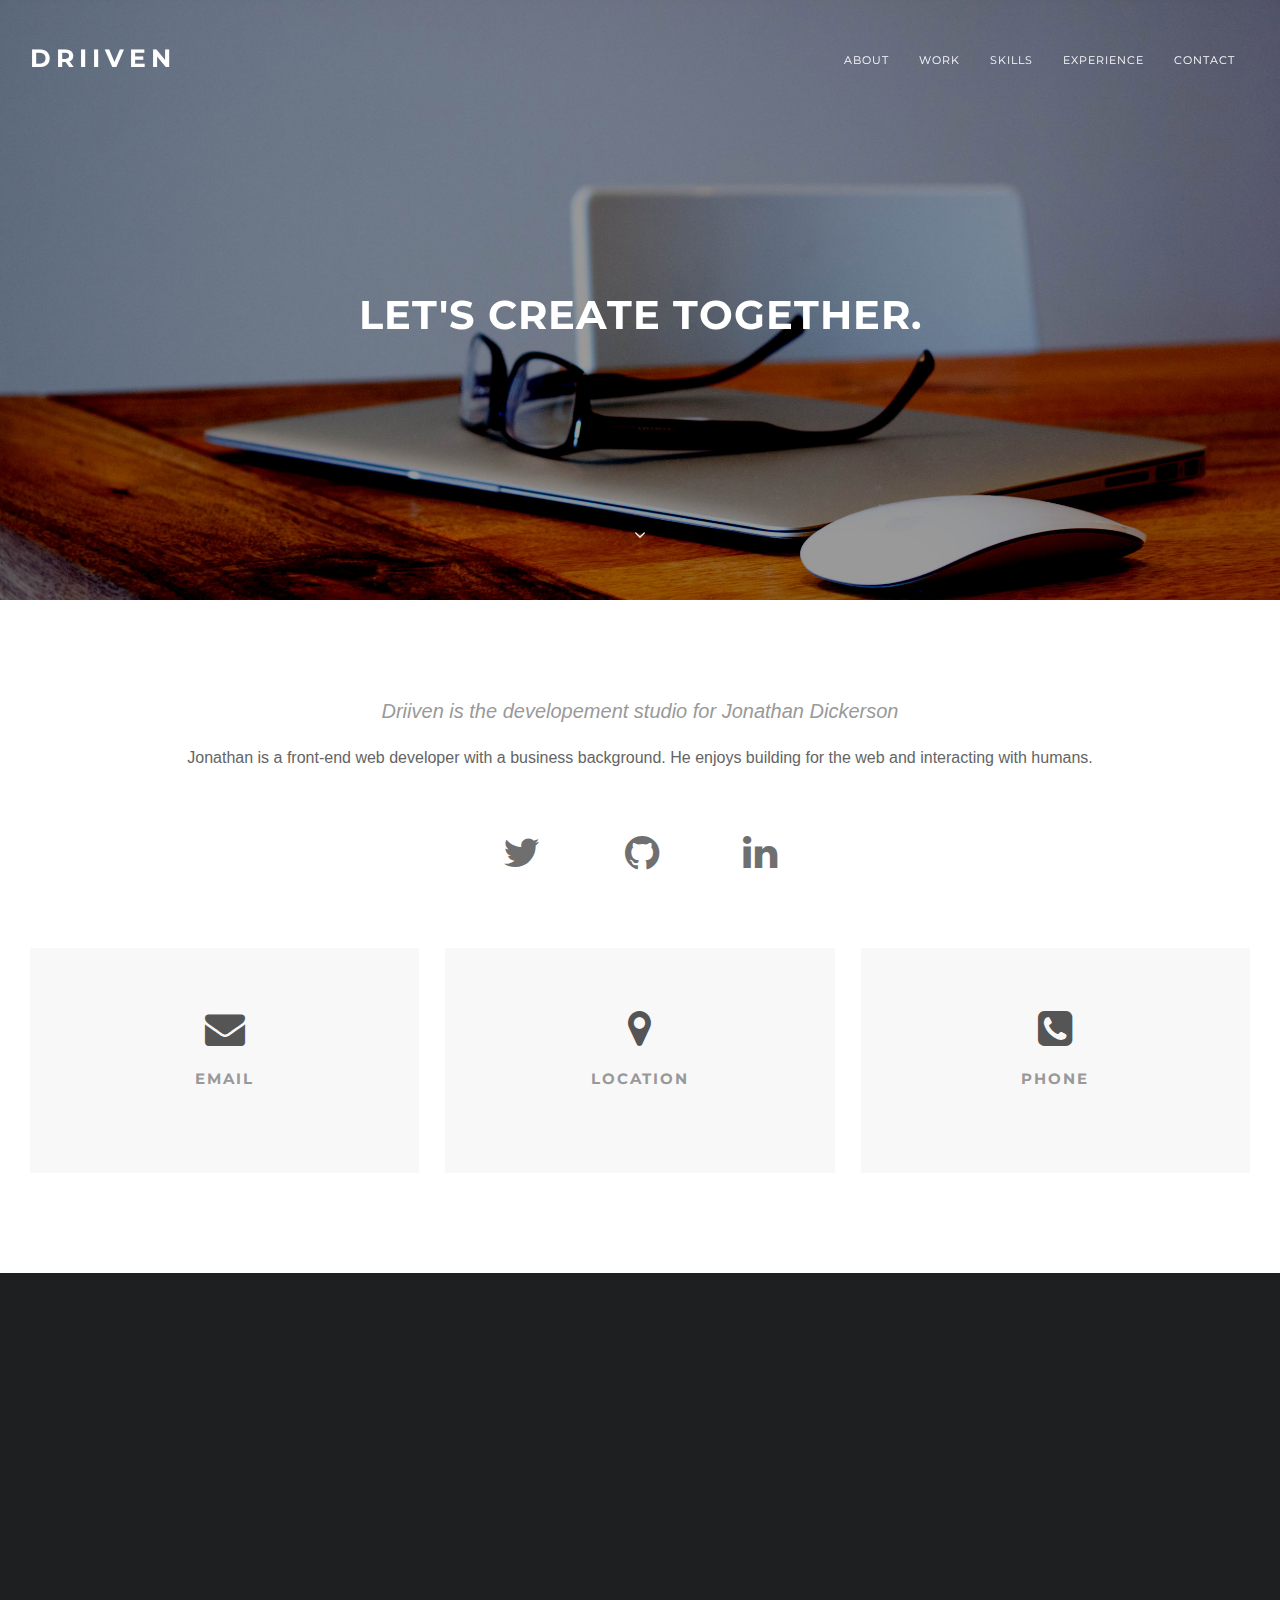
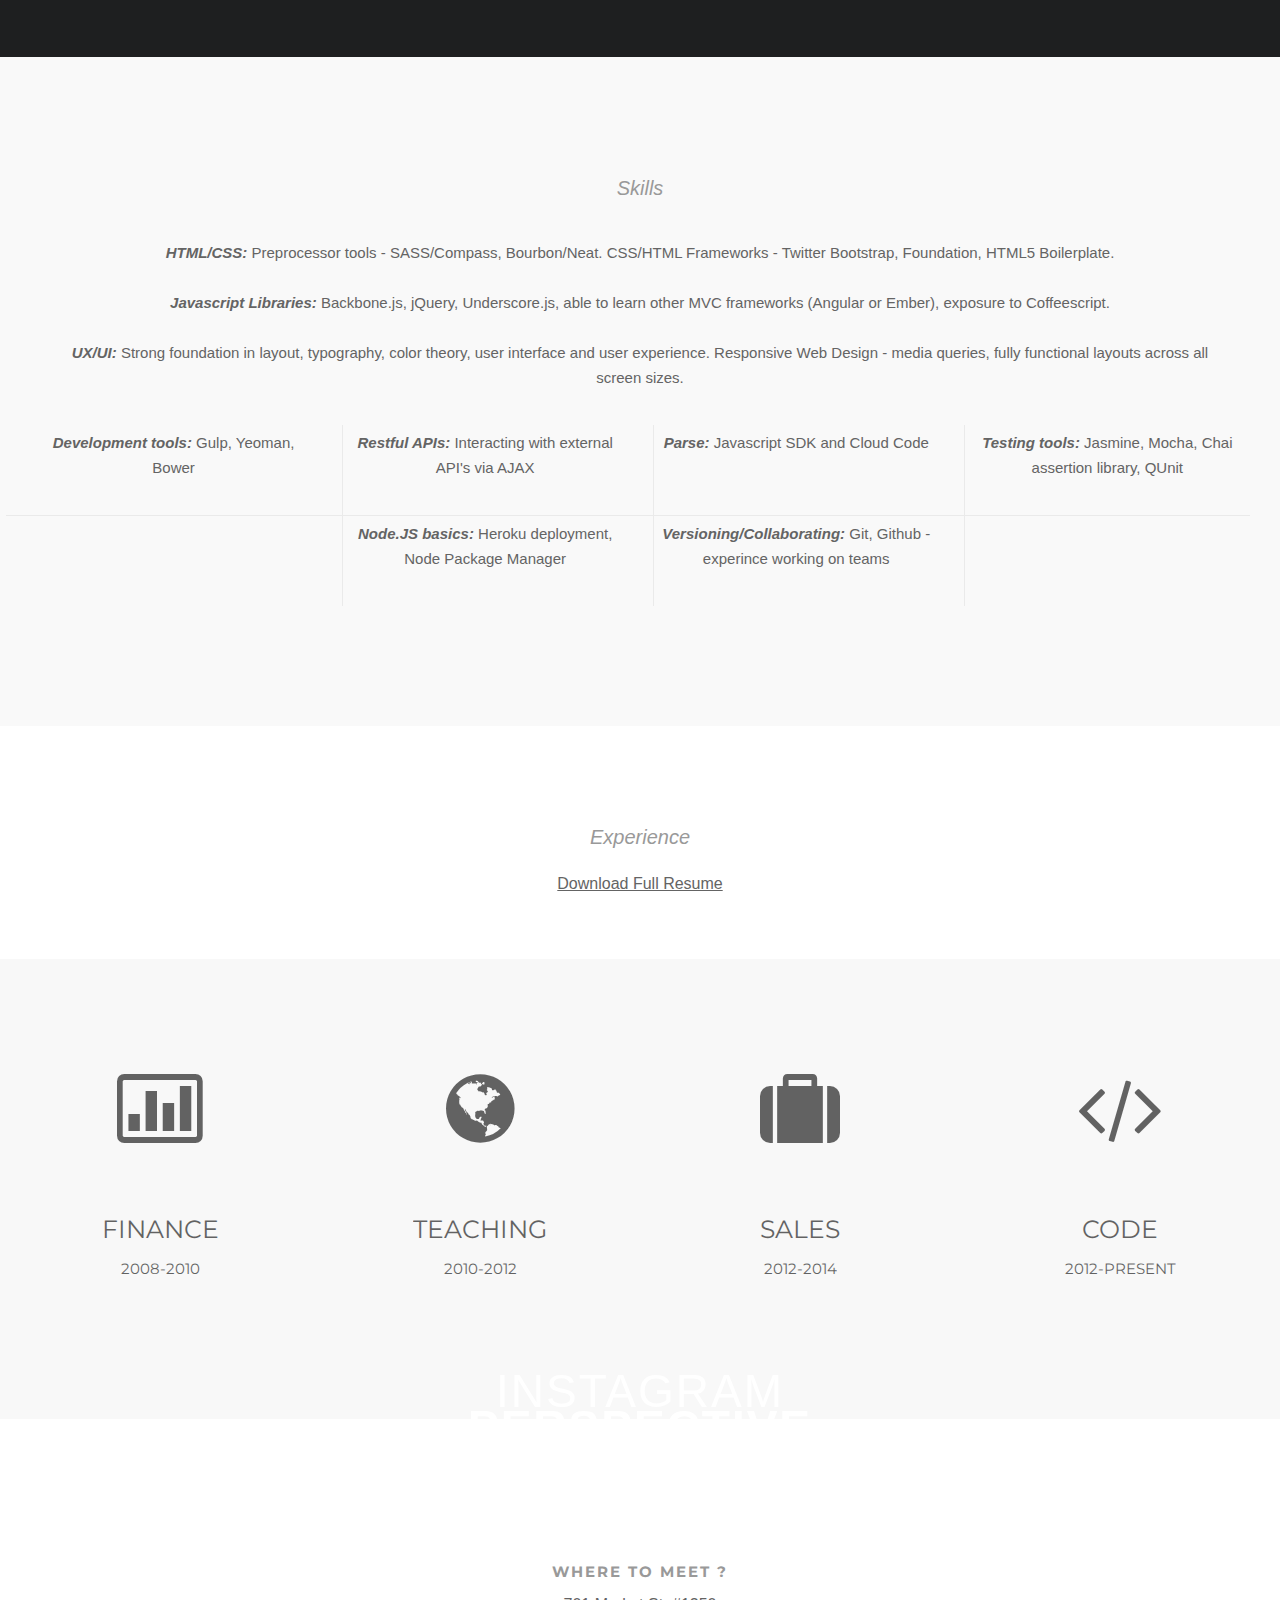
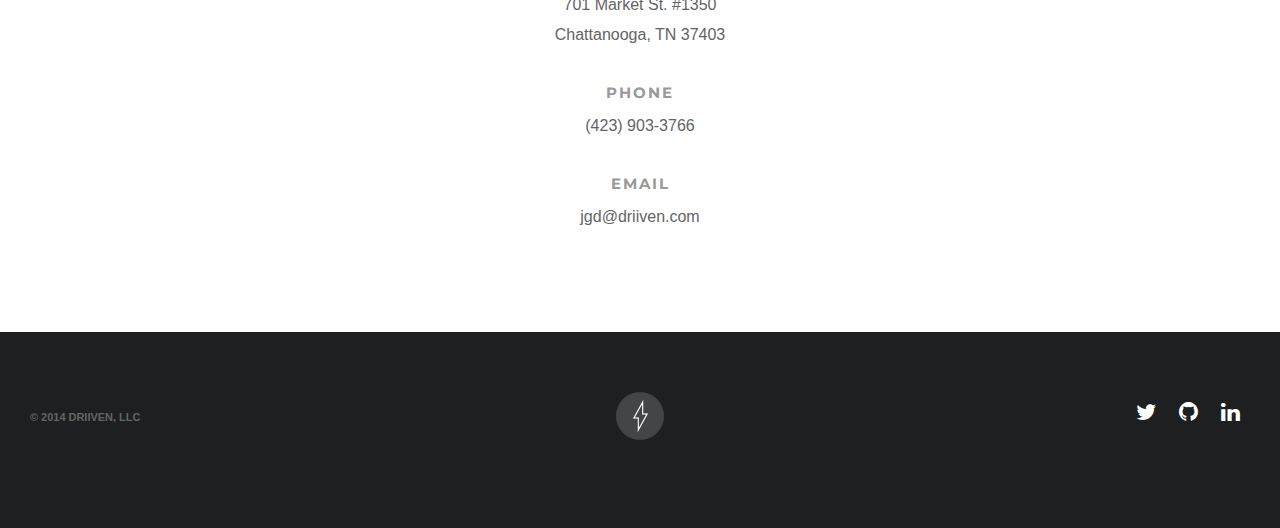
<file: index.html>
<!doctype html>
<!--[if lt IE 7]> <html class="no-js ie6 oldie" lang="en"> <![endif]-->
<!--[if IE 7]>    <html class="no-js ie7 oldie" lang="en"> <![endif]-->
<!--[if IE 8]>    <html class="no-js ie8 oldie" lang="en"> <![endif]-->
<!--[if IE 9]>    <html class="no-js ie9" lang="en"> <![endif]-->
<!--[if gt IE 9]><!--> <html class="no-js" lang="en" itemscope itemtype="http://schema.org/Product"> <!--<![endif]-->
<head>

  <!-- Meta tags & title /-->
  <meta charset="utf-8">
  <meta http-equiv="X-UA-Compatible" content="IE=edge,chrome=1">
  <title>DRIIVEN</title>
  <meta name="description" content="." />
  <meta name="keywords" content="" />
  <meta name="author" content="humans.txt">

  <!-- Favicon /-->
  <link rel="shortcut icon" href="favicon.png" type="image/x-icon" /> <!-- Favicon /-->

  <meta name="viewport" content="width=device-width, initial-scale=1.0, maximum-scale=1">

  <!-- Stylesheets /-->
  <link rel="stylesheet" href="css/gumby.css">   			<!-- Gumby Framework /-->
  <link rel="stylesheet" href="css/style.css">   			<!-- Main stylesheet /-->
  <link rel="stylesheet" href="css/elementTransitions.css"> <!-- Elements Transitions used for mobile menu /-->
  <link rel="stylesheet" href="css/font-awesome.css">   	<!-- Font Awesome /-->
  
  <script src="js/modernizr-2.6.2.min.js"></script>  <!-- Modernizr /-->
  
</head>


<body>


<!-- NAVIGATION ############################################### -->


<div class="cbp-af-header">

	<nav class="row">

		 <!-- Logo -->
	
		 <div id="logo">
		 
		 	<a class="goto" href="#">DRIIVEN</a>
		 	
		 </div>
		
		 <!-- Links -->
		
		 <ul id="nav" >
		 	 
			 <li><a href="#contact" class="goto">Contact</a></li>
		 
		 	 <li><a href="#crew" class="goto">Experience</a></li>
		 
			 <li><a href="#clients_section" class="goto">Skills</a></li>
			 
			 <li><a href="#works" class="goto">Work</a></li>
			 
			 <li><a href="#about" class="goto">About</a></li>
			 
		 </ul>
		 			 
	</nav>


</div> 


<!-- END NAVIGATION ############################################### -->


<!-- HEADER ############################################### -->


<section id="header" class="et-wrapper">

		<button class="et-rotate" et-in="scaleUpDown delay300" et-out="scaleDown"><img src="img/hamburger.png" alt="Display Mobile Menu"></button>

		<div class="et-page"> <!-- For Mobile Menu transition -->

	  		<!-- Huge Title centered --> 
	  
	    	<div class="huge-title">  
	    
	          	<div class="logo-phone centered"><img alt="YOURLOGO" src="img/logo-phone.png"></div>  <!-- This Logo is only displayed on Tablet/iPhone !-->  
	  
	          	<h1>Let's Create Together.</h1>
		  
		    </div>
		  
		    <!-- Little text on bottom with arrow --> 
		  
		    <div class="go-down">
		 		  	  
	  	      	<img src="img/go-down.png" alt="Go Down">
		  
		   </div>
	   
	   </div> <!-- End et-page transition -->
	   
	   <div class="et-page"> <!-- For Mobile Menu transition -->
	   
			<nav class="menu-off">
			
				<ul class="nav-off">
					 <li><a href="#about" class="goto">About</a></li>
					 <li><a href="#works" class="goto">Work</a></li>
					 <li><a href="#clients_section" class="goto">Skills</a></li>
				 	 <li><a href="#crew" class="goto">Experience</a></li>	
					 <li><a href="#contact" class="goto">Contact</a></li>
				</ul>
				
			</nav>	
			
	   </div> <!-- End et-page transition -->

</section>


<!-- END HEADER ############################################### -->



<!-- BEGIN CONTAINER ############################################### -->


<div id="container" class="container">


<!-- WHAT WE DO SECTION ############################################### -->


<section id="about">
		
				<!-- Title --> 
					
				<h3>Driiven is the developement studio for Jonathan Dickerson</h3>
				
				<p class="lead">Jonathan is a front-end web developer with a business background. He enjoys building for the web and interacting with humans.</p>

				<div class="socialbar">
					<a href="https://twitter.com/locomotes" class="sociallinks"><i class="fa fa-twitter"></i></a>
					<a href="https://github.com/locomotes" class="sociallinks"><i class="fa fa-github"></i></a>
					<a href="http://www.linkedin.com/in/jonathangdickerson" class="sociallinks"><i class="fa fa-linkedin"></i></a>
					
				</div>
				<!-- Content --> 

				<div class="row scrollme">


					<div class="four columns whatwedo animateme" data-when="enter" data-from="0.5" data-to="0" data-opacity="0" data-translatex="-200" data-rotatez="0">
						<!-- <img src="img/ico1.png" alt="ico1"> -->
						<i class="fa fa-envelope"></i>
						<h4>Email</h4>
					
						<p>Drop a mail:<br><a href="mailto:jgd@driiven.com">jgd@driiven.com</a></p>
					
					</div>
					
					<div class=" four columns whatwedo animateme" data-when="enter" data-from="0.5" data-to="0" data-opacity="0" data-translatex="0" data-rotatez="0">
						<!-- <img src="img/ico2.png" alt="ico2"> -->
						<i class="fa fa-map-marker"></i>
						<h4>Location</h4>
					
						<p>Meet:<br>Driiven Development Studio<br><a href="https://www.google.com/maps/place/701+Market+St+%231350,+Chattanooga,+TN+37402/@35.048194,-85.309994,17z/data=!3m1!4b1!4m2!3m1!1s0x88605e6339e731fb:0x89dceb92931d6ac6">701 Market St. #1350<br>Chattanooga, TN 27403</a></p>
						
					</div>
					
					<div class=" four columns whatwedo animateme" data-when="enter" data-from="0.5" data-to="0" data-opacity="0" data-translatex="200" data-rotatez="0">
						<!-- <img src="img/ico3.png" alt="ico3"> -->
						<i class="fa fa-phone-square"></i>
						<h4>Phone</h4>
					
						<p>Call:<br><a href="tel://1-423-903-3766">(423) 903-3766</a></p>
					
					</div>

		
			</div> <!-- End row div -->  
			
</section>

<!-- END WHAT WE DO SECTION ############################################### -->




<!-- PORTFOLIO SECTION ############################################### -->


<section id="works"> 

			<div class="grid">

				<!-- !!!! WORK-CONTENT ARE ON THE BOTTOM OF THIS HTML PAGE !!!!! -->	
			
				<!-- WORK 1 -->		
				<figure class="work4 effect-hover fade">
					<img src="img/car1.jpg" alt="Car Buyer Dashboard">
					<figcaption>
						<h2><span>Carbuyer</span>dashboard</h2>
						<p>Automotive customer progress page<br>Prototype for a direct-to-customer automotive purchasing platform</p>
					</figcaption>			
				</figure>		
				
				<!-- WORK 2 -->	
				<!-- <figure class="work2 effect-hover fade">
					<img src="http://www.placehold.it/1600x500" alt="exemple">
					<figcaption>
						<h2>ASIMPLE<span>VIDEO</span></h2>
						<p>UI DESIGNER - IDENTITY<br>Some little word about it.</p>
					</figcaption>			
				</figure> -->
				
				<!-- WORK 3 -->	
				<figure class="work3 effect-hover fade">
					<img src="img/coinspy2.jpg" alt="CoinSpy">
					<figcaption>
						<h2><span>CoinSpy</span>app</h2>
						<p>Crypotcurrecy alerts made easy.<br>Get SMS and email price alerts for Bitcoin, Dogecoin, and Litecoin.</p>
					</figcaption>
				</figure>
				
				<!-- WORK 4 -->	
				<figure class="work1 effect-hover fade">
					<img src="img/mysterymeat2.jpg" alt="restaurant header image">
					<figcaption>
						<h2><span>Restaurant</span>site</h2>
						<p>Mystery Meat<br>A website for a fictitious restaurant.</p>
					</figcaption>			
				</figure>
					
				<!-- WORK 5 -->	
				<figure class="work5 effect-hover fade">
					<img src="img/bloghead.jpg" alt="blogging platform header image">
					<figcaption>
						<h2><span>blogging</span>platform</h2>
						<p>ADVNTR<br>An app to compose, save, and share, blog posts.</p>
					</figcaption>	
				</figure>	
				
				<!-- WORK 6 -->	
				<figure class="work6 effect-hover fade">
					<img src="img/paddle1.png" alt="surf and paddle website header">
					<figcaption>
						<h2><span>paddle</span>site</h2>
						<p>Surf and Paddle<br>A recreation of a small business website.</p>
					</figcaption>			
				</figure>	

				<!-- !!!! WORK-CONTENT ARE ON THE BOTTOM OF THIS HTML PAGE !!!!! -->	

			</div> <!-- End grid -->	

</section>

<!-- END PORTFOLIO SECTION ############################################### -->



<!-- CLIENTS SECTION ############################################### -->


<section id="clients_section">

	<div class="row">
		
				<div class="twelve columns centered scrollme">
				
					<!-- Title --> 
				
					<h3>Skills</h3>
					
					<!-- <p class="lead">Interdum et malesuada fames ac ante ipsum primis in faucibus. Bacon ipsum dolor sit amet meatball shank pork chop flank.</p> -->
					<div class="skillstop">
						<p class="skills"><span class=skillstitle>HTML/CSS:</span> Preprocessor tools - SASS/Compass, Bourbon/Neat. CSS/HTML Frameworks - Twitter Bootstrap,
		Foundation, HTML5 Boilerplate.</p>
						<p class="skills"><span class=skillstitle>Javascript Libraries:</span> Backbone.js, jQuery, Underscore.js, able to learn other MVC frameworks (Angular or
		Ember), exposure to Coffeescript.</p>
						<p class="skills"><span class=skillstitle>UX/UI:</span> Strong foundation in layout, typography, color theory, user interface and user experience. Responsive Web Design - media queries, fully functional layouts across all screen sizes.</p>	
					</div>
								
					<!-- Content --> 

					<ul class="four_up tiles clients_list animateme" data-when="exit" data-from="0.2" data-to="0" data-opacity="0" data-translatex="-50" data-rotatez="0">

						<!-- <li class="clients"><img src="http://www.placehold.it/350x125" alt="EXEMPLE"></li> -->
						<li class="clients"><p class="skills"><span class=skillstitle>Development tools:</span> Gulp, Yeoman, Bower</p></li>
						<li class="clients"><p class="skills"><span class=skillstitle>Restful APIs:</span> Interacting with external API's via AJAX</p></li>
						<li class="clients"><p class="skills"><span class=skillstitle>Parse:</span> Javascript SDK and Cloud Code</p></li>
						<li class="clients"><p class="skills"><span class=skillstitle>Testing tools:</span> Jasmine, Mocha, Chai assertion library, QUnit</p></li>
									
					</ul>
	
					<ul class="four_up tiles animateme" data-when="exit" data-from="0.2" data-to="0" data-opacity="0" data-translatex="50" data-rotatez="0">
						
						<li class="clients"></li>
						<li class="clients"><p class="skills"><span class=skillstitle>Node.JS basics:</span> Heroku deployment, Node Package Manager</p></li>
						<li class="clients"><p class="skills"><span class=skillstitle>Versioning/Collaborating:</span> Git, Github - experince working on teams</p></li>
						<li class="clients"></li>
						
						

					</ul>

				</div>


	</div> <!-- End row div -->    
	
</section>

<!-- END CLIENTS SECTION ############################################### -->


<!-- CREW SECTION ############################################### -->


<section id="crew" class="row">

		 	<div class="twelve columns centered">
				
				<!-- Title --> 
				
				<h3>Experience</h3>
					
				<p class="lead">
					<a href="JonathanDickersonResume.pdf" download="JonathanDickersonResume.pdf">Download Full Resume</a>
				</p>


<!-- 
				<button>View Full Resume</button> -->
		 	
		 	</div>	
			
			<!-- MEMBER -->	
			<div class="member">
				<!-- <div class="image scrollme animateme" data-when="ener" data-from="0.6" data-to="0" data-opacity="0" data-translatex="-100" data-rotatez="0" style="background-image: url(http://www.placehold.it/350x465);"></div> -->
				<div class="image scrollme animateme" data-when="ener" data-from="0.6" data-to="0" data-opacity="0" data-translatex="-100" data-rotatez="0">
					<div class="box">
						<i class="fa fa-bar-chart-o"></i>
						<p class="exp">FINANCE</p>
						<p class="date">2008-2010</p>
					</div>
				</div>
				<div class="text">
					
					<h4>Northwestern Mutual Financial Network</h4>
					<p class="title">Financial Rep</p>
					<p>Operated a financial services practice, which involves implementing every aspect of the sales cycle from prospecting and marketing to client service.</p><br>
					<h4>Appalachain State University</h4>
					<p class="title">Finance and Banking</p>
					<!-- <div class="social">
						<a href="#" class="fb"><i class="fa fa-facebook"></i></a>
						<a href="#" class="twitter"><i class="fa fa-twitter"></i></a>
					</div> -->
				</div>
			
			</div>
			
			<!-- MEMBER -->	
			<div class="member">
			
				<div class="image scrollme animateme" data-when="enter" data-from="0.4" data-to="0" data-opacity="0" data-translatex="-200" data-rotatez="0">
					<div class="box">
						<i class="fa fa-globe"></i>
						<p class="exp">TEACHING</p>
						<p class="date">2010-2012</p>
					</div>
				</div>
				<div class="text">
					<h4>English Program in Korea</h4>
					<p class="title">English Teacher</p>
					<p>Designed, coordinated, and implemented English curriculum that supported 5 Korean co-teachers at 2 elementary schools, and impacted over 725 students.<br>Traveled throughout Asia, SE Asia, and Europe</p>
					<!-- <div class="social">
						<a href="#" class="fb"><i class="fa fa-facebook"></i></a>
						<a href="#" class="twitter"><i class="fa fa-twitter"></i></a>
					</div> -->
				</div>
			
			</div>
			
			<!-- MEMBER -->	
			<div class="member">
			
				<div class="image scrollme animateme" data-when="enter" data-from="0.4" data-to="0" data-opacity="0" data-translatex="200" data-rotatez="0">
					<div class="box">
						<i class="fa fa-suitcase"></i>
						<p class="exp">SALES</p>
						<p class="date">2012-2014</p>
					</div>
				</div>
				<div class="text">
					<h4>Treehouse</h4>
					<p class="title">Ambassador</p>
					<p>The second sales hire at an online education startup focused on teaching web design and development, and
					mobile development. Shaped all aspects of the sales team strategy including exploring new markets,
					prospecting, closing, and account management.</p>
					<!-- <div class="social">
						<a href="#" class="fb"><i class="fa fa-facebook"></i></a>
						<a href="#" class="twitter"><i class="fa fa-twitter"></i></a>
					</div> -->
				</div>
			
			</div>
			
			<!-- MEMBER -->	
			<div class="member">
			
				<div class="image scrollme animateme" data-when="enter" data-from="0.6" data-to="0" data-opacity="0" data-translatex="100" data-rotatez="0">
					<div class="box">
						<i class="fa fa-code"></i>
						<p class="exp">CODE</p>
						<p class="date">2012-PRESENT</p>
					</div>
				</div>
				<div class="text">
					<h4>Iron Yard</h4>
					<p class="title">Front-End Engineering</p>
					<p>Graduate of the Front-End Engineering program with proficiencies in HTML, CSS and JavaScript and basic serverside tech.</p>
					<h4>Treehouse</h4>
					<p class="title">Self-Taught</p>
					<p>Gained HTML and CSS skills through self-guided lessons on the TeamTreehouse.com learning platform.</p>


					<!-- <div class="social">
						<a href="#" class="fb"><i class="fa fa-facebook"></i></a>
						<a href="#" class="twitter"><i class="fa fa-twitter"></i></a>
					</div> -->
				</div>
			
			</div>
			
</section>
	
	
<!-- END CREW SECTION ############################################### -->





<!-- ALONE SECTION ############################################### -->


<!-- <section id="crew-alone">

	<div class="row">
		
				<div class="eight columns centered"> -->
				
					<!-- Picture of you -->
				
					<!-- <img class="picture " src="http://www.placehold.it/400x400" alt="Me"> -->
				
					<!-- Name --> 
				
					<!-- <h4>Francis Martinez</h4> -->
								
					<!-- Content --> 
					
					<!-- <p>Bacon ipsum dolor sit amet meatball shank pork chop capicola fatback pork loin sirloin flank. <b>Andouille</b> tongue corned beef rump pork loin shank meatball capicola turducken venison shankle kevin pancetta tri-tip boudin.</p> -->
					
					<!-- Social Stuff -->
					
					<!-- <div class="social">
					
						<a href="#"><i class="fa fa-facebook"></i></a>
						<a href="#"><i class="fa fa-twitter"></i></a>
						<a href="#"><i class="fa fa-instagram"></i></a>
						<a href="#"><i class="fa fa-flickr"></i></a>
						<a href="#"><i class="fa fa-dribbble"></i></a>
						
					</div>				
				
				</div> -->
			<!-- </div> End row div    

</section> -->

<!-- END ALONE SECTION ############################################### -->



<!-- INSTAGRAM FEED SECTION ############################################### -->


<section id="instagram-feed" class="row">

		
				<div class="centered">
				
					<!-- Title --> 
				
					<h4>Instagram<br><span>Perspective</span></h4>
								
					<!-- Content --> 
					
					<ul id="instagram"></ul>					
				
				</div>

</section>

<!-- END INSTAGRAM FEED SECTION ############################################### -->



<!-- SUBSCRIBE SECTION ############################################### -->


<section id="contact" class="scrollme">

	<div class="centered">
		
		<!-- Title --> 
				
		<!-- <h3>Let's Connect!</h3> -->
			
		<!-- <p class="lead">Hourly rates start at $55 with a minimum development project of $4400.</p> -->
		
	</div>

	<!-- <div class="row"> -->
	
		<!-- Left Side --> 

		<!-- <div class="three columns left-side"> -->

		<div class="centered">
	
			<h4>Where to meet ?</h4>
			
			<p><a href="https://www.google.com/maps/place/701+Market+St+%231350,+Chattanooga,+TN+37402/@35.048194,-85.309994,17z/data=!3m1!4b1!4m2!3m1!1s0x88605e6339e731fb:0x89dceb92931d6ac6">701 Market St. #1350<br>Chattanooga, TN 37403</a>
			</p>
	
			<h4>Phone</h4>
			
			<p><a href="tel://1-423-903-3766">(423) 903-3766</a></p>
			
			<h4>Email</h4>
			
			<p><a href="mailto:jgd@driiven.com">jgd@driiven.com</a></p>

		</div>

			
		<!-- </div> -->
		
		<!-- Right Side --> 
		
		<!-- <div class="eight columns push_one"> -->
		
			<!-- CONTACT FORM -->
    
		      <!-- <form name="htmlform" method="post" action="form_sender.php">            
		    		    		
		    		<input type="text" name="name" placeholder="YOUR NAME" required class="animateme"  data-from="1.1" data-to="0" data-opacity="0" data-translatex="10" data-rotatez="0">
		    		
		    		<input type="email" name="email" placeholder="YOUR MAIL" required class="animateme"  data-from="1.1" data-to="0" data-opacity="0" data-translatex="300" data-rotatez="0">

		    		
		    		<textarea name="comments" cols="1" rows="5" placeholder="WRITE YOUR LOVELY WORDS HERE" required class="animateme"  data-from="1.1" data-to="0" data-opacity="0" data-translatex="600" data-rotatez="0"></textarea>
		    		
		    		<button name="send" type="submit" class="submit animateme"  data-from="1.1" data-to="0" data-opacity="0" data-translatex="1200" data-rotatez="0">Let's go</button> -->
		    		
		    		<!-- Text Promise we do not spam -->
					    		
					<!-- <p class="spam"></p>	    
		     
		     </form>
   		  		
		</div> -->
	
	<!-- </div> -->

</section>


<!-- END SUBSCRIBE SECTION ############################################### -->



<!-- FOOTER SECTION ############################################### -->


<section id="footer">
		
		    <div class="row">		   		    	
		    	
		    	<div class="three columns">
		    		
		    		<p>© 2014 DRIIVEN, LLC</p>
		    	
		    	</div>
			    
			    <div class="two columns push_five text-right">
		    		
		    		<!-- <a href="#"></a> -->
		    	
		    	</div>
		    	
		    	<div class="two columns text-right">
		    		<!-- 
		    		<a href="#">@locomotes</a> -->
		    		<a href="https://twitter.com/locomotes" class=""><i class="fa fa-twitter"></i></a>
						<a href="https://github.com/locomotes" class=""><i class="fa fa-github"></i></a>
						<a href="http://www.linkedin.com/in/jonathangdickerson" class=""><i class="fa fa-linkedin"></i></a>
				
		    	
		    	</div>

		    </div>

		    <a href="#header" class="goto"><div class="logo-footer scrollme animateme"  data-from="0.6" data-to="0" data-opacity="0" data-translatey="100" data-rotatez="0"></div></a>			

</section>


<!-- END FOOTER SECTION ############################################### -->



</div> <!-- end of container -->



<!-- WORKS CONTENT ############################################### -->



<!-- WORK 1 CONTAINER -->

<div class="work1-container shadow">
					
	<!-- Content Left -->					
	<div class="content-left row">
	
		<div class="ten columns centered">
	
			<img src="img/mysterymeat3.png" alt="restaurant header, latest news, daily special, and map">
			
			<img src="img/mysterymeat4.png" alt="restaurant menu and flickr photo stream">
			
			<!-- <img src="http://www.placehold.it/1400x900" alt="exemple">
			
			<img src="http://www.placehold.it/1400x900" alt="exemple"> -->
		
		</div>
		
	</div>
	
	<!-- Content Right -->
	<div class="content-right">
	
		<!-- close btn -->	
		<div class="closex"></div>
		
		<!-- Title -->	
		<h4>Mystery Meat</h4>
		
		<!-- Information -->					
		<p>A website for a fictitious restaurant.<br>Built with:<br>Flickr API, Google Maps Embed API, Custom Restaurant API, Underscore.js, Modernizr.js, jQuery, Javascript, Thoughtbot Suite (Bourbon and Neat), Normalize.css, SCSS, SASS, CSS, HTML
		</p>

		<!-- Button Link if u want -->
		<a href="https://github.com/locomotes/restaurant" class="border-button">View on Github</a>

		<!-- Content on Mobile View - same as content left ( don't forget the mobile-view class ) -->
		<div class="ten columns centered mobile-view">
	
			<img src="img/mmysterymeat3.jpg" alt="restaurant header, latest news, daily special, and map">
			
			<img src="img/mmysterymeat4.jpg" alt="restaurant menu and flickr photo stream">
		
		</div>
	
	</div>

</div>


<!-- WORK 2 CONTAINER -->

<!-- <div class="work2-container shadow"> -->
					
	<!-- Content Left -->					
	<!-- <div class="content-left row"> -->
	
		<!-- don't forget to add single-element class for a single content -->	
		<!-- <div class="ten columns single-element centered">
	
			<iframe src="//player.vimeo.com/video/64291127?title=0&amp;byline=0&amp;portrait=0&amp;color=ffffff" width="100%" height="400px" frameborder="0" webkitallowfullscreen mozallowfullscreen allowfullscreen></iframe>

		
		</div> -->
		
	<!-- </div> -->
	
	<!-- Content Right -->
	<!-- <div class="content-right"> -->
	
		<!-- close btn -->	
		<!-- <div class="closex"></div> -->
		
		<!-- Title -->	
		<!-- <h4>A Great Video</h4> -->
		
		<!-- Information -->					
		<!-- <p>Bacon ipsum dolor sit amet boudin beef pork chop pancetta brisket corned beef pork loin jowl prosciutto venison ball tip pork belly pastrami.

Pork chop shankle sausage ground round andouille pancetta kielbasa spare ribs chuck ham hock prosciutto. Andouille shoulder shankle bresaola filet mignon pork chop biltong frankfurter jowl flank fatback.

Frankfurter sirloin brisket turkey, doner rump short ribs pork hamburger.</p> -->

		<!-- Button Link if u want -->
		<!-- <a class="border-button">Check Online</a> -->

		<!-- Content on Mobile View - same as content left ( don't forget the mobile-view class ) -->
		<!-- <div class="ten columns centered mobile-view">
	
			<iframe src="//player.vimeo.com/video/64291127?title=0&amp;byline=0&amp;portrait=0&amp;color=ffffff" width="680px" height="400px" frameborder="0" webkitallowfullscreen mozallowfullscreen allowfullscreen></iframe>

		
		</div>
	 -->
	<!-- </div> -->

<!-- </div> -->


<!-- WORK 3 CONTAINER -->

<div class="work3-container shadow">

	<!-- Content Left -->					
	<div class="content-left row">
	
		<div class="ten columns centered">

			<img src="img/coinspyapp3.jpg" alt="coinspy app landing page">

			<img src="img/coinspyapp1.jpg" alt="coinspy app bitcoin and litecoin prices">
			
			<img src="img/coinspyapp2.jpg" alt="coinspy app alert dashboard ">
			
			<!-- <img src="img/ex4.jpg" alt="exemple"> -->
		
		</div>
		
	</div>
	
	<!-- Content Right -->
	<div class="content-right">
	
		<!-- close btn -->	
		<div class="closex"></div>
		
		<!-- Title -->	
		<h4>CoinSpy</h4>
		
		<!-- Information -->					
		<p>CoinSpy is an app that allows users to set and receive email and text message alerts based on the market prices for Bitcoin, Dogecoin, and Litecoin. The bid, ask, and last prices are being pulled from the Firebase Open Data Set for Cryptocurrencies. Parse is being used for the backend. A Parse background job will run every 15 seconds to compare the prices of set alerts to current prices. When the alerts are triggered, the Mandrill and Twilio APIs will be used to send email and SMS notifications.<br>Built with:<br>Parse, Highcharts and Highstock API’s, Handlebars.js, Modernizr.js,  jQuery, Javascript, Thoughtbot Suite (Bourbon, Bitters and Neat), Normalize.css, SASS, SCSS, CSS, HTML</p>

		<!-- Button Link if u want -->
		<a href="https://github.com/locomotes/cryptocurrency_alerts" class="border-button">View on GitHub</a>

		<!-- Content on Mobile View - same as content left -->
		<div class="ten columns centered mobile-view">
	
			<img src="img/mcoinspyapp3.jpg" alt="coinspy app landing page">

			<img src="img/mcoinspyapp1.jpg" alt="coinspy app bitcoin and litecoin prices">
			
			<img src="img/mcoinspyapp2.jpg" alt="coinspy app alert dashboard ">
		
		</div>
	
	</div>

</div>




<!-- WORK 4 CONTAINER -->

<div class="work4-container shadow">
					
	<!-- Content Left -->					
	<div class="content-left row">
	
		<!-- don't forget to add single-element class for a single content -->	
		<div class="ten columns single-element centered">
	
			<img src="img/car2.jpg" alt="exemple">
		
		</div>
		
	</div>
	
	<!-- Content Right -->
	<div class="content-right">
	
		<!-- close btn -->	
		<div class="closex"></div>
		
		<!-- Title -->	
		<h4>Car Buyer Dashboard</h4>
		
		<!-- Information -->					
		<p>Progress page prototype for users of a car buying platform that directly connects automotive customers to dealerships.<br>Built with:<br>Charts.js API, Modernizr.js,  jQuery, Javascript, Thoughtbot Suite (Bourbon, Neat, and Refills), Normalize.css, SCSS, SASS, CSS, HTML</p>

		<!-- Button Link if u want -->
		<a href="https://github.com/locomotes/car_buyer_mockup" class="border-button">View on GitHub</a>

		<!-- Content on Mobile View - same as content left ( don't forget the mobile-view class ) -->
		<div class="ten columns centered mobile-view">

			<img src="img/car2.jpg" alt="exemple">
	
			<!-- <img src="http://www.placehold.it/1400x900" alt="exemple"> -->
		
		</div>
	
	</div>

</div>


<!-- WORK 5 CONTAINER -->

<div class="work5-container shadow">
					
	<!-- Content Left -->					
	<div class="content-left row">
	
		<div class="ten columns centered">
	
			<img src="img/blog2.jpg" alt="blog home page">

			<img src="img/blog4.jpg" alt="example blog post">
			
			<img src="img/blog3.jpg" alt="modal for writing posts">
			
			<img src="img/blog5.jpg" alt="sign in/up landing page">
		
		</div>
		
	</div>
	
	<!-- Content Right -->
	<div class="content-right">
	
		<!-- close btn -->	
		<div class="closex"></div>
		
		<!-- Title -->	
		<h4>Advntr</h4>
		
		<!-- Information -->					
		<p>A blogging platform that allows users to sign into the app, then compose, save, manage, and share blog posts.<br>Built with:<br>Parse, Backbone.js, Handlebars.js, Modernizr.js, jQuery,  Javascript, Thoughtbot Suite (Bourbon and Neat), Normalize.css, SCSS, SASS, CSS, HTML</p>

		<!-- Button Link if u want -->
		<a href="https://github.com/locomotes/building_a_blog" class="border-button">View on GitHub</a>

		<!-- Content on Mobile View - same as content left ( don't forget the mobile-view class ) -->
		<div class="ten columns centered mobile-view">
	
			<img src="img/mblog2.jpg" alt="blog home page">
			
			<img src="img/mblog4.jpg" alt="example blog post">
			
			<img src="img/mblog3.jpg" alt="modal for writing posts">
			
			<img src="img/mblog5.jpg" alt="sign in/up landing page">
		
		</div>
	
	</div>

</div>


<!-- WORK 6 CONTAINER -->

<div class="work6-container shadow">
					
	<!-- Content Left -->					
	<div class="content-left row">
	
		<!-- don't forget to add single-element class for a single content -->	
		<div class="ten columns single-element centered">
	
			<!-- <iframe src="//player.vimeo.com/video/64291127?title=0&amp;byline=0&amp;portrait=0&amp;color=ffffff" width="100%" height="400px" frameborder="0" webkitallowfullscreen mozallowfullscreen allowfullscreen></iframe> -->
			<img src="img/paddle2.jpg" alt="surf and paddle site">
		
		</div>
		
	</div>
	
	<!-- Content Right -->
	<div class="content-right">
	
		<!-- close btn -->	
		<div class="closex"></div>
		
		<!-- Title -->	
		<h4>Surf and Paddle</h4>
		
		<!-- Information -->					
		<p>A pixel perfect recreation of a website mockup for a company that sells surf and paddle gear.<br>Built with:<br>Normalize.css, SCSS, SASS, CSS, HTML</p>

		<!-- Button Link if u want -->
		<a href="https://github.com/locomotes/paddle" class="border-button">View on GitHub</a>
		
		
		<!-- Content on Mobile View - same as content left ( don't forget the mobile-view class ) -->
		<div class="ten columns centered mobile-view">
						
			<!-- <iframe src="//player.vimeo.com/video/64291127?title=0&amp;byline=0&amp;portrait=0&amp;color=ffffff" width="680px" height="400px" frameborder="0" webkitallowfullscreen mozallowfullscreen allowfullscreen></iframe> -->
			<img src="img/mpaddle2.jpg" alt="surf and paddle site">
		
		</div>
	
	</div>

</div>


<!-- END WORKS CONTENT ############################################### -->




  <!-- Grab Google CDN's jQuery, fall back to local if offline -->
  <!-- // <script src="//ajax.googleapis.com/ajax/libs/jquery/1.8.2/jquery.min.js"></script> -->
  <script>window.jQuery || document.write('<script src="js/jquery-1.9.1.min.js"><\/script>')</script>
  
  <script src="js/main.js" type="text/javascript"></script> 								<!-- Main Javascript File -->
  <script src="js/plugins.js" type="text/javascript"></script> 								<!-- Plugins File for Contact Form -->
  <script src="js/classie.js" type="text/javascript"></script> 								<!-- Navigation & Works Grid -->
  <script src="js/jquery.parallax-1.1.3.js" type="text/javascript"></script> 				<!-- Parallax -->
  <script src="js/jquery.scrollto.js" type="text/javascript"></script> 						<!-- ScrollTo -->
  <script src="js/waypoints.min.js" type="text/javascript"></script>						<!-- Waypoints -->
  <script src="js/jquery.backgroundvideo.js" type="text/javascript"></script>				<!-- Video Background -->
  <script src="js/mediaCheck.js" type="text/javascript"></script> 							<!-- MediaCheck -->	
  <script src="js/yui.js" type="text/javascript"></script>									<!-- Yui Library -->	
  <script src="js/jquery.instagram.js" type="text/javascript"></script>						<!-- Instagram Library -->
  <script src="js/instagram.js" type="text/javascript"></script>							<!-- Instagram -->
  <script src="js/jquery.scrollme.js" type="text/javascript"></script>						<!-- Scrollme Library -->
  <script src="js/elementTransitions.min.js" type="text/javascript"></script>				<!-- ElementsTransitions used for Mobile Menu -->



  <!-- Change UA-XXXXX-X to be your site's ID -->
  <!--<script>
    window._gaq = [['_setAccount','UAXXXXXXXX1'],['_trackPageview'],['_trackPageLoadTime']];
    Modernizr.load({
      load: ('https:' == location.protocol ? '//ssl' : '//www') + '.google-analytics.com/ga.js'
    });
  </script>  -->

  </body>
  
</html>
</file>
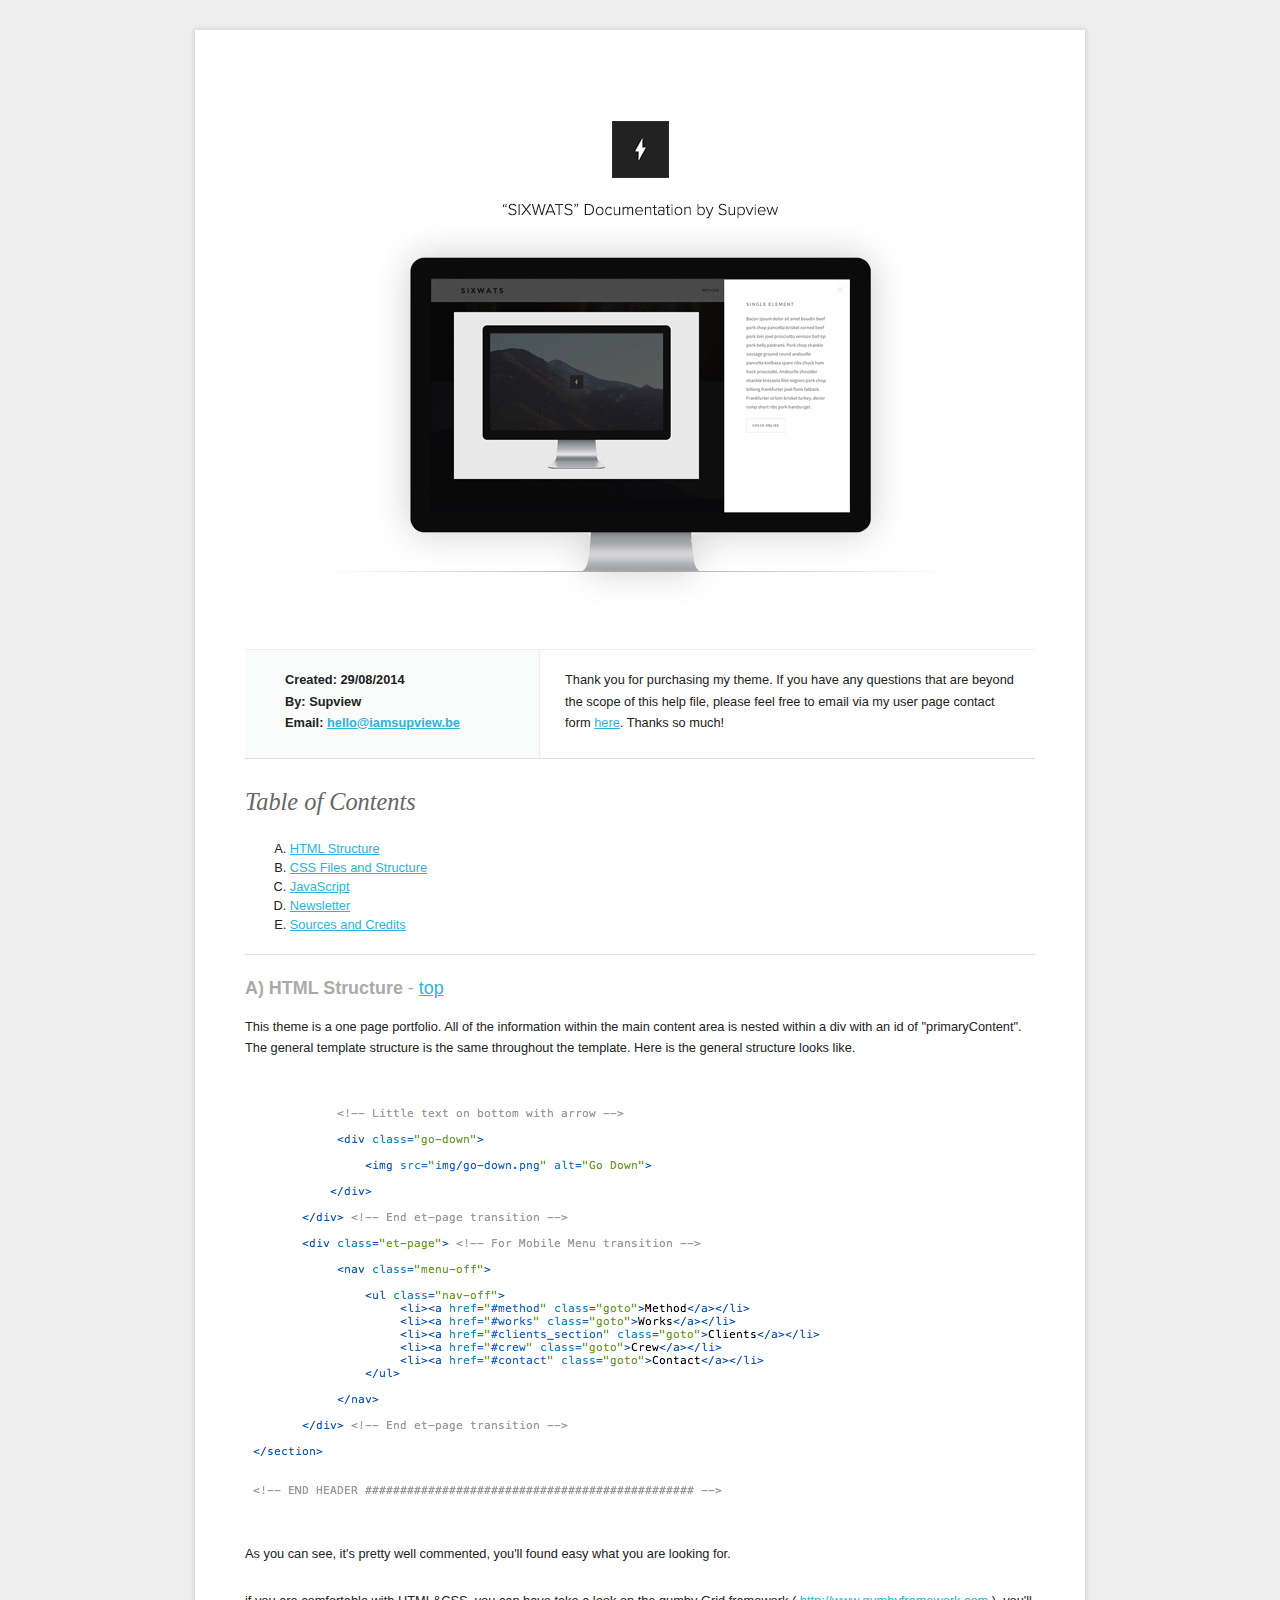
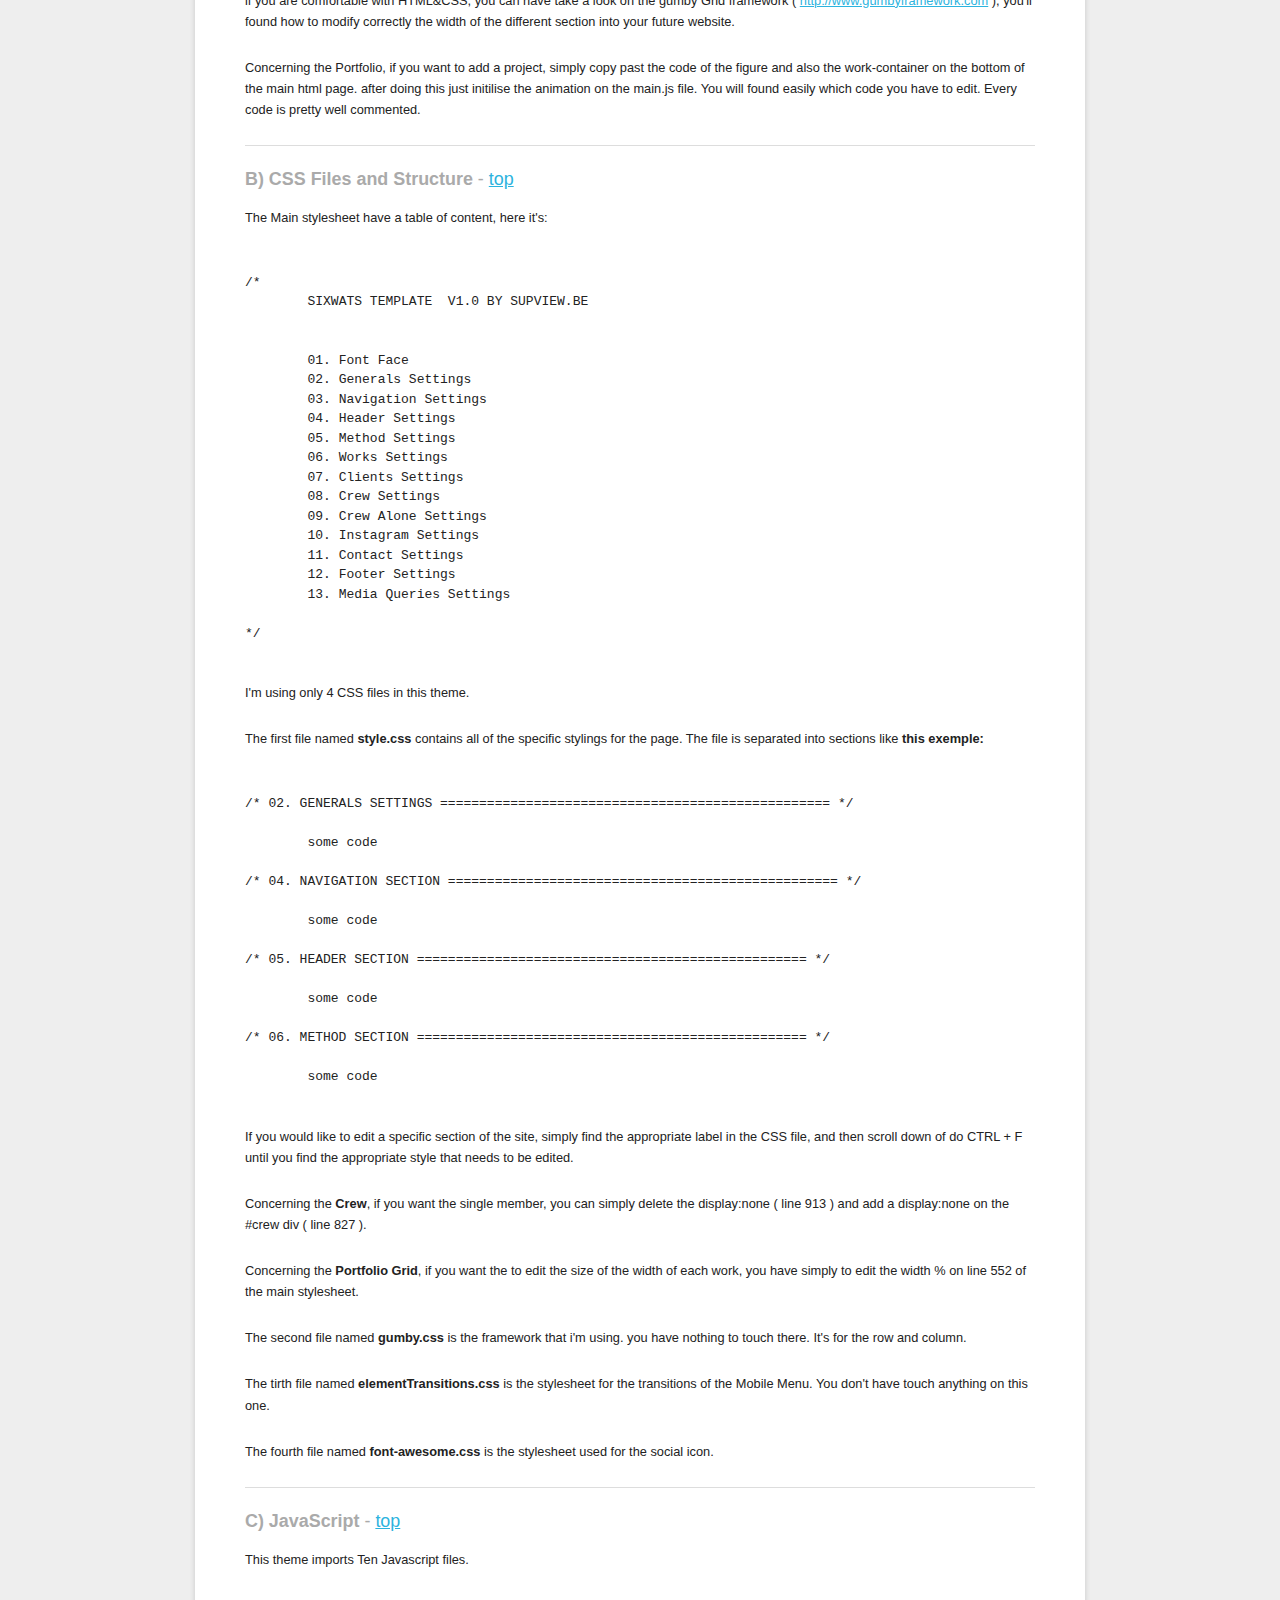
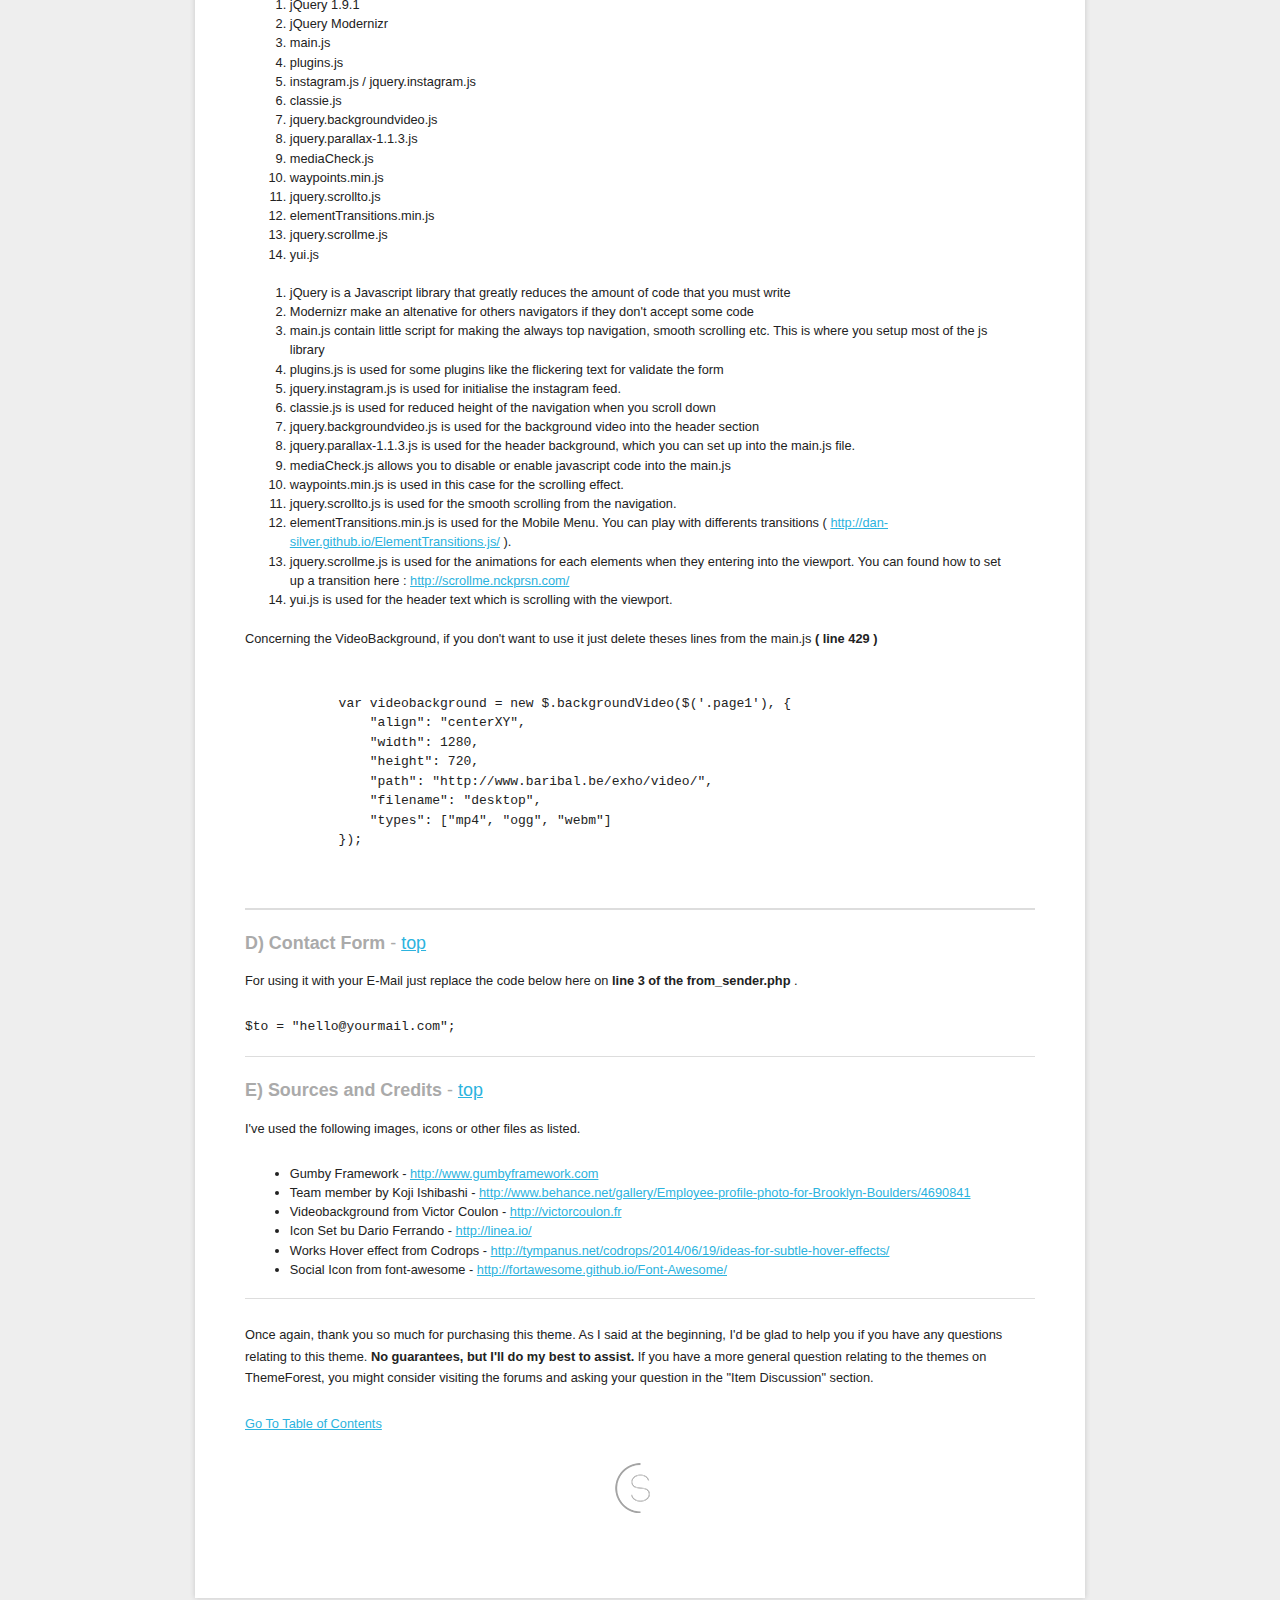
<file: Documentation/index.html>
<!DOCTYPE HTML PUBLIC "-//W3C//DTD HTML 4.01//EN" "http://www.w3.org/TR/html4/strict.dtd">
<head lang="en">
	<meta http-equiv="content-type" content="text/html;charset=utf-8">
	<title>SIXWATS Theme Documentation</title>
	<!-- Framework CSS -->
	<link rel="stylesheet" href="assets/blueprint-css/screen.css" type="text/css" media="screen, projection">
	<link rel="stylesheet" href="assets/blueprint-css/print.css" type="text/css" media="print">
	<!--[if lt IE 8]><link rel="stylesheet" href="assets/blueprint-css/ie.css" type="text/css" media="screen, projection"><![endif]-->
	<link rel="stylesheet" href="assets/blueprint-css/plugins/fancy-type/screen.css" type="text/css" media="screen, projection">
	<style type="text/css" media="screen">
		p, table, hr, .box { margin-bottom:25px; }
		.box p { margin-bottom:10px; }
	</style>
</head>


<body>
	<div class="container">
			
		<img src="assets/images/bg.jpg"/>
		
		<div class="borderTop">
			<div class="span-6 colborder info prepend-1">
				<p class="prepend-top">
					<strong>
					Created: 29/08/2014<br>
					By: Supview<br>
					Email: <a href="mailto:hello@iamsupview.be">hello@iamsupview.be</a>
					</strong>
				</p>
			</div><!-- end div .span-6 -->		
	
			<div class="span-12 last">
				<p class="prepend-top append-0">Thank you for purchasing my theme. If you have any questions that are beyond the scope of this help file, please feel free to email via my user page contact form <a target="_blank" href="http://themeforest.net/user/Supview">here</a>. Thanks so much!</p>
			</div>
		</div><!-- end div .borderTop -->
		
		<hr>
		
		<h2 id="toc" class="alt">Table of Contents</h2>
		<ol class="alpha">
			<li><a href="#htmlStructure">HTML Structure</a></li>
			<li><a href="#cssFiles">CSS Files and Structure</a></li>
			<li><a href="#javascript">JavaScript</a></li>
			<li><a href="#contact">Newsletter</a></li>
			<li><a href="#credits">Sources and Credits</a></li>
		</ol>
		
		<hr>
		
		<h3 id="htmlStructure"><strong>A) HTML Structure</strong> - <a href="#toc">top</a></h3>
		<p>This theme is a one page portfolio. All of the information within the main content area is nested within a div with an id of "primaryContent". The general template structure is the same throughout the template. Here is the general structure looks like.</p>
		
		<img src="assets/images/htmlstructure.png" alt="HTML Structure" />
		<p></p>

		<p>As you can see, it's pretty well commented, you'll found easy what you are looking for.</p>
		<p>if you are comfortable with HTML&CSS, you can have take a look on the gumby Grid framework ( <a target="_blank" href="http://gumbyframework.com/docs/grid/#!/basic-grid">http://www.gumbyframework.com</a> ), you'll found how to modify correctly the width of the different section into your future website.</p>


		<p>Concerning the Portfolio, if you want to add a project, simply copy past the code of the figure and also the work-container on the bottom of the main html page. after doing this just initilise the animation on the main.js file. You will found easily which code you have to edit. Every code is pretty well commented.</p>
		

		<hr>

		<h3 id="cssFiles"><strong>B) CSS Files and Structure</strong> - <a href="#toc">top</a></h3>
		
		<p>The Main stylesheet have a table of content, here it's: </p>

<pre>	
/*
	SIXWATS TEMPLATE  V1.0 BY SUPVIEW.BE
	

	01. Font Face
	02. Generals Settings
	03. Navigation Settings
	04. Header Settings
	05. Method Settings
	06. Works Settings
	07. Clients Settings
	08. Crew Settings
	09. Crew Alone Settings
	10. Instagram Settings
	11. Contact Settings
	12. Footer Settings
	13. Media Queries Settings
		
*/

</pre>		

		<p>I'm using only 4 CSS files in this theme.</p>

		<p>The first file named <b>style.css</b> contains all of the specific stylings for the page. The file is separated into sections like <b>this exemple:</b></p>  

<pre>	
/* 02. GENERALS SETTINGS ================================================== */

	some code

/* 04. NAVIGATION SECTION ================================================== */
	
	some code
	
/* 05. HEADER SECTION ================================================== */
	
	some code
	
/* 06. METHOD SECTION ================================================== */
	
	some code
	
</pre>

		<p>If you would like to edit a specific section of the site, simply find the appropriate label in the CSS file, and then scroll down of do CTRL + F until you find the appropriate style that needs to be edited.</p> 
		
		
		<p>Concerning the <b>Crew</b>, if you want the single member, you can simply delete the display:none ( line 913 ) and add a display:none on the #crew div ( line 827 ).</p>

		<p>Concerning the <b>Portfolio Grid</b>, if you want the to edit the size of the width of each work, you have simply to edit the width % on line 552 of the main stylesheet.</p>



		<p>The second file named <b>gumby.css</b> is the framework that i'm using. you have nothing to touch there. It's for the row and column.</p>  
						
				
		<p>The tirth file named <b>elementTransitions.css</b> is the stylesheet for the transitions of the Mobile Menu. You don't have touch anything on this one.</p>
		
		<p>The fourth file named <b>font-awesome.css</b> is the stylesheet used for the social icon.</p>
	
		<hr>
		
		<h3 id="javascript"><strong>C) JavaScript</strong> - <a href="#toc">top</a></h3>
		
		<p>This theme imports Ten Javascript files.</p>
		
		<ol>
			<li>jQuery 1.9.1</li>
			<li>jQuery Modernizr</li>
			<li>main.js</li>
			<li>plugins.js</li>
			<li>instagram.js / jquery.instagram.js</li>
			<li>classie.js</li>
			<li>jquery.backgroundvideo.js</li>
			<li>jquery.parallax-1.1.3.js</li>
			<li>mediaCheck.js</li>
			<li>waypoints.min.js</li>
			<li>jquery.scrollto.js</li>
			<li>elementTransitions.min.js</li>
			<li>jquery.scrollme.js</li>
			<li>yui.js</li>
		</ol>
		  
		<ol>
			<li>jQuery is a Javascript library that greatly reduces the amount of code that you must write</li>
			<li>Modernizr make an altenative for others navigators if they don't accept some code</li>
			<li>main.js contain little script for making the always top navigation, smooth scrolling etc. This is where you setup most of the js library</li>
			<li>plugins.js is used for some plugins like the flickering text for validate the form</li>
			<li>jquery.instagram.js is used for initialise the instagram feed.</li>
			<li>classie.js is used for reduced height of the navigation when you scroll down</li>
			<li>jquery.backgroundvideo.js is used for the background video into the header section</li> 
			<li>jquery.parallax-1.1.3.js is used for the header background, which you can set up into the main.js file.</li>
			<li>mediaCheck.js allows you to disable or enable javascript code into the main.js</li>
			<li>waypoints.min.js is used in this case for the scrolling effect.</li>
			<li>jquery.scrollto.js is used for the smooth scrolling from the navigation.</li>
			<li>elementTransitions.min.js is used for the Mobile Menu. You can play with differents transitions ( <a href="http://dan-silver.github.io/ElementTransitions.js/">http://dan-silver.github.io/ElementTransitions.js/</a> ).</li>	
			<li>jquery.scrollme.js is used for the animations for each elements when they entering into the viewport. You can found how to set up a transition here : <a href="http://scrollme.nckprsn.com/">http://scrollme.nckprsn.com/</a></li>
			<li>yui.js is used for the header text which is scrolling with the viewport.</li>
			
		</ol>
		
		<p>Concerning the VideoBackground, if you don't want to use it just delete theses lines from the main.js <b>( line 429 )</b></p>
		
<pre>

            var videobackground = new $.backgroundVideo($('.page1'), {
                "align": "centerXY",
                "width": 1280,
                "height": 720,
                "path": "http://www.baribal.be/exho/video/",
                "filename": "desktop",
                "types": ["mp4", "ogg", "webm"]
            });


</pre>		
		
				<hr>
		
		<h3 id="contact"><strong>D) Contact Form</strong> - <a href="#toc">top</a></h3>
		
		
		<p> For using it with your E-Mail just replace the code below here on <b>line 3 of the from_sender.php</b> .
		
<pre>
$to = "hello@yourmail.com";
</pre>


				<hr>
		
		<h3 id="credits"><strong>E) Sources and Credits</strong> - <a href="#toc">top</a></h3>
		
		<p>I've used the following images, icons or other files as listed.
		
		<ul>
			<li>Gumby Framework - <a target="_blank" href="http://gumbyframework.com/">http://www.gumbyframework.com</a></li>
			<li>Team member by Koji Ishibashi - <a href="http://www.behance.net/gallery/Employee-profile-photo-for-Brooklyn-Boulders/4690841">http://www.behance.net/gallery/Employee-profile-photo-for-Brooklyn-Boulders/4690841</a></li>
			<li>Videobackground from Victor Coulon - <a target="_blank" href="http://victorcoulon.fr">http://victorcoulon.fr</a></li>
			<li>Icon Set bu Dario Ferrando - <a target="_blank" href="http://linea.io/">http://linea.io/</a></li>
			<li>Works Hover effect from Codrops - <a target="_blank" href="http://tympanus.net/codrops/2014/06/19/ideas-for-subtle-hover-effects/">http://tympanus.net/codrops/2014/06/19/ideas-for-subtle-hover-effects/</a></li>
			<li>Social Icon from font-awesome - <a target="_blank" href="http://fortawesome.github.io/Font-Awesome/">http://fortawesome.github.io/Font-Awesome/</a></li>
			
			</ul>
		
		<hr>
		
		<p>Once again, thank you so much for purchasing this theme. As I said at the beginning, I'd be glad to help you if you have any questions relating to this theme. <strong>No guarantees, but I'll do my best to assist.</strong> If you have a more general question relating to the themes on ThemeForest, you might consider visiting the forums and asking your question in the "Item Discussion" section.</p> 
				<p><a href="#toc">Go To Table of Contents</a></p>
				<p align="center"><a href="http://themeforest.net/user/Supview" target="_blank"><img src="assets/images/logo.png"/></a></p>
	</div><!-- end div .container -->
</body>
</html>
</file>
<file: css/gumby.css>
@charset "UTF-8";
/*
* Gumby Framework Version 2.0
* ---------------------------
* Follow @gumbycss on twitter and spread the love.
* We worked super hard on making this awesome and released it to the web.
* All we ask is you leave this intact. #gumbyisawesome
*
* http://www.gumbyframework.com/
*/
html, body, div, span, applet, object, iframe, h1, h2, h3, h4, h5, h6, p, blockquote, pre, a, abbr, acronym, address, big, cite, code, del, dfn, em, img, ins, kbd, q, s, samp, small, strike, strong, sub, sup, tt, var, b, u, i, center, dl, dt, dd, ol, ul, li, fieldset, form, label, legend, table, caption, tbody, tfoot, thead, tr, th, td, article, aside, canvas, details, embed, figure, figcaption, footer, header, hgroup, menu, nav, output, ruby, section, summary, time, mark, audio, video { margin: 0; padding: 0; border: 0; font: inherit; font-size: 100%; vertical-align: baseline; }

html { line-height: 1; }

ol, ul { list-style: none; }

table { border-collapse: collapse; border-spacing: 0; }

caption, th, td { text-align: left; font-weight: normal; vertical-align: middle; }

q, blockquote { quotes: none; }
q:before, q:after, blockquote:before, blockquote:after { content: ""; content: none; }

a img { border: none; }

article, aside, details, figcaption, figure, footer, header, hgroup, menu, nav, section, summary { display: block; }

* html { font-size: 100%; }

html { font-size: 16px; line-height: 1.625em; }

html * { -webkit-box-sizing: border-box; -moz-box-sizing: border-box; box-sizing: border-box; }

body { background: white; color: #555555; position: relative; }
@media only screen and (max-width: 767px) { body { -webkit-text-size-adjust: none; -ms-text-size-adjust: none; width: 100%; min-width: 0; } }

html, body { height: 100%; min-height: 100%;  }

.ie9 { font-family: "Open Sans"; }
.ie9 * { font-family: "Open Sans"; }

.hide { display: none; }

.hide.active, .show { display: block; }

.fixed { position: fixed; }
.fixed.pinned { position: absolute; }
@media only screen and (max-width: 768px) { .fixed { position: relative !important; top: auto !important; left: auto !important; } }

.unfixed { position: relative !important; top: auto !important; left: auto !important; }

.text-center { text-align: center; }

.text-left { text-align: left; }

.text-right { text-align: right; }

/*=================================================
 +++ LE GRID +++ A Responsive Grid -- Gumby defaults to a standard 960 grid, but you can change it to whatever you'd like.
 ==================================================*/
/*.container { padding: 0px $gutter-in-px;
}*/
.row { width: 100%; max-width: 1220px; min-width: 320px; margin: 0 auto;  }
@media only screen and (max-width: 960px) { .row { padding: 0 20px; } }
.row .row { min-width: 0px; }
@media only screen and (max-width: 960px) { .row .row { padding: 0; } }

/* To fix the grid into a different size, set max-width to your desired width */
.column, .columns { margin-left: 2.12766%; float: left; min-height: 1px; -webkit-box-sizing: border-box; -moz-box-sizing: border-box; box-sizing: border-box; }

.column:first-child, .columns:first-child, .alpha { margin-left: 0px; }

.column.omega, .columns.omega { float: right; }

/* Column Classes */
.row .one.column { width: 6.38298%; }
.row .one.columns { width: 6.38298%; }
.row .two.columns { width: 14.89362%; }
.row .three.columns { width: 23.40426%; }
.row .four.columns { width: 31.91489%; }
.row .five.columns { width: 40.42553%; }
.row .six.columns { width: 48.93617%; }
.row .seven.columns { width: 57.44681%; }
.row .eight.columns { width: 65.95745%; }
.row .nine.columns { width: 74.46809%; }
.row .ten.columns { width: 82.97872%; }
.row .eleven.columns { width: 91.48936%; }
.row .twelve.columns { width: 100%; }

/* Push Classes */
.row .push_one { margin-left: 10.6383%; }
.row .push_one:first-child { margin-left: 8.51064%; }
.row .push_two { margin-left: 19.14894%; }
.row .push_two:first-child { margin-left: 17.02128%; }
.row .push_three { margin-left: 27.65957%; }
.row .push_three:first-child { margin-left: 25.53191%; }
.row .push_four { margin-left: 36.17021%; }
.row .push_four:first-child { margin-left: 34.04255%; }
.row .push_five { margin-left: 44.68085%; }
.row .push_five:first-child { margin-left: 42.55319%; }
.row .push_six { margin-left: 53.19149%; }
.row .push_six:first-child { margin-left: 51.06383%; }
.row .push_seven { margin-left: 61.70213%; }
.row .push_seven:first-child { margin-left: 59.57447%; }
.row .push_eight { margin-left: 70.21277%; }
.row .push_eight:first-child { margin-left: 68.08511%; }
.row .push_nine { margin-left: 78.7234%; }
.row .push_nine:first-child { margin-left: 76.59574%; }
.row .push_ten { margin-left: 87.23404%; }
.row .push_ten:first-child { margin-left: 85.10638%; }
.row .push_eleven { margin-left: 95.74468%; }
.row .push_eleven:first-child { margin-left: 93.61702%; }

/* Centered Classes */
.row .one.centered { margin-left: 46.80851%; }
.row .two.centered { margin-left: 42.55319%; }
.row .three.centered { margin-left: 38.29787%; }
.row .four.centered { margin-left: 34.04255%; }
.row .five.centered { margin-left: 29.78723%; }
.row .six.centered { margin-left: 25.53191%; }
.row .seven.centered { margin-left: 21.2766%; }
.row .eight.centered { margin-left: 17.02128%; }
.row .nine.centered { margin-left: 12.76596%; }
.row .ten.centered { margin-left: 8.51064%; }
.row .eleven.centered { margin-left: 4.25532%; }

/* Hybrid Grid Columns */
.sixteen.colgrid .row .one.column { width: 4.25532%; }
.sixteen.colgrid .row .one.columns { width: 4.25532%; }
.sixteen.colgrid .row .two.columns { width: 10.6383%; }
.sixteen.colgrid .row .three.columns { width: 17.02128%; }
.sixteen.colgrid .row .four.columns { width: 23.40426%; }
.sixteen.colgrid .row .five.columns { width: 29.78723%; }
.sixteen.colgrid .row .six.columns { width: 36.17021%; }
.sixteen.colgrid .row .seven.columns { width: 42.55319%; }
.sixteen.colgrid .row .eight.columns { width: 48.93617%; }
.sixteen.colgrid .row .nine.columns { width: 55.31915%; }
.sixteen.colgrid .row .ten.columns { width: 61.70213%; }
.sixteen.colgrid .row .eleven.columns { width: 68.08511%; }
.sixteen.colgrid .row .twelve.columns { width: 74.46809%; }
.sixteen.colgrid .row .thirteen.columns { width: 80.85106%; }
.sixteen.colgrid .row .fourteen.columns { width: 87.23404%; }
.sixteen.colgrid .row .fifteen.columns { width: 93.61702%; }
.sixteen.colgrid .row .sixteen.columns { width: 100%; }

/* Hybrid Push Classes */
.sixteen.colgrid .row .push_one { margin-left: 8.51064%; }
.sixteen.colgrid .row .push_one:first-child { margin-left: 6.38298%; }
.sixteen.colgrid .row .push_two { margin-left: 14.89362%; }
.sixteen.colgrid .row .push_two:first-child { margin-left: 12.76596%; }
.sixteen.colgrid .row .push_three { margin-left: 21.2766%; }
.sixteen.colgrid .row .push_three:first-child { margin-left: 19.14894%; }
.sixteen.colgrid .row .push_four { margin-left: 27.65957%; }
.sixteen.colgrid .row .push_four:first-child { margin-left: 25.53191%; }
.sixteen.colgrid .row .push_five { margin-left: 34.04255%; }
.sixteen.colgrid .row .push_five:first-child { margin-left: 31.91489%; }
.sixteen.colgrid .row .push_six { margin-left: 40.42553%; }
.sixteen.colgrid .row .push_six:first-child { margin-left: 38.29787%; }
.sixteen.colgrid .row .push_seven { margin-left: 46.80851%; }
.sixteen.colgrid .row .push_seven:first-child { margin-left: 44.68085%; }
.sixteen.colgrid .row .push_eight { margin-left: 53.19149%; }
.sixteen.colgrid .row .push_eight:first-child { margin-left: 51.06383%; }
.sixteen.colgrid .row .push_nine { margin-left: 59.57447%; }
.sixteen.colgrid .row .push_nine:first-child { margin-left: 57.44681%; }
.sixteen.colgrid .row .push_ten { margin-left: 65.95745%; }
.sixteen.colgrid .row .push_ten:first-child { margin-left: 63.82979%; }
.sixteen.colgrid .row .push_eleven { margin-left: 72.34043%; }
.sixteen.colgrid .row .push_eleven:first-child { margin-left: 70.21277%; }
.sixteen.colgrid .row .push_twelve { margin-left: 78.7234%; }
.sixteen.colgrid .row .push_twelve:first-child { margin-left: 76.59574%; }
.sixteen.colgrid .row .push_thirteen { margin-left: 85.10638%; }
.sixteen.colgrid .row .push_thirteen:first-child { margin-left: 82.97872%; }
.sixteen.colgrid .row .push_fourteen { margin-left: 91.48936%; }
.sixteen.colgrid .row .push_fourteen:first-child { margin-left: 89.3617%; }
.sixteen.colgrid .row .push_fifteen { margin-left: 97.87234%; }
.sixteen.colgrid .row .push_fifteen:first-child { margin-left: 95.74468%; }

/* Hybrid Centered Classes */
.sixteen.colgrid .row .one.centered { margin-left: 47.87234%; }
.sixteen.colgrid .row .two.centered { margin-left: 44.68085%; }
.sixteen.colgrid .row .three.centered { margin-left: 41.48936%; }
.sixteen.colgrid .row .four.centered { margin-left: 38.29787%; }
.sixteen.colgrid .row .five.centered { margin-left: 35.10638%; }
.sixteen.colgrid .row .six.centered { margin-left: 31.91489%; }
.sixteen.colgrid .row .seven.centered { margin-left: 28.7234%; }
.sixteen.colgrid .row .eight.centered { margin-left: 25.53191%; }
.sixteen.colgrid .row .nine.centered { margin-left: 22.34043%; }
.sixteen.colgrid .row .ten.centered { margin-left: 19.14894%; }
.sixteen.colgrid .row .eleven.centered { margin-left: 15.95745%; }
.sixteen.colgrid .row .twelve.centered { margin-left: 12.76596%; }
.sixteen.colgrid .row .thirteen.centered { margin-left: 9.57447%; }
.sixteen.colgrid .row .fourteen.centered { margin-left: 6.38298%; }
.sixteen.colgrid .row .fifteen.centered { margin-left: 3.19149%; }

.pull_right { float: right; }

.pull_left { float: left; }

img, object, embed { max-width: 100%; height: auto; }

img { -ms-interpolation-mode: bicubic; }

#map_canvas img, .map_canvas img { max-width: none !important; }

/* Tile Grid */
.tiles { display: block; overflow: hidden; }
.tiles > li { display: block; height: auto; float: left; padding-bottom: 0; }
.tiles.two_up { margin-left: -4%; }
.tiles.two_up > li { margin-left: 4%; width: 46%; }
.tiles.three_up, .tiles.four_up { margin-left: -2%; }
.tiles.three_up > li { margin-left: 2%; width: 31.3%; }
.tiles.four_up > li { margin-left: 2%; width: 23%; }
.tiles.five_up { margin-left: -1.5%; }
.tiles.five_up > li { margin-left: 1.5%; width: 18.5%; }

/* Nicolas Gallagher's micro clearfix */
.clearfix { *zoom: 1; }
.clearfix:before, .clearfix:after { content: ""; display: table; }
.clearfix:after { clear: both; }

.row { *zoom: 1; }
.row:before, .row:after { content: ""; display: table; }
.row:after { clear: both; }

.valign { display: table; width: 100%; }
.valign > div { display: table-cell; vertical-align: middle; }
.valign ​ > article { display: table-cell; vertical-align: middle; }

/* Mobile */
@media only screen and (max-width: 767px) { body { -webkit-text-size-adjust: none; -ms-text-size-adjust: none; width: 100%; min-width: 0; }
  .container { min-width: 0; margin-left: 0; margin-right: 0; }
  .row { width: 100%; min-width: 0; margin-left: 0; margin-right: 0; }
  .row .row .column, .row .row .columns { padding: 0; }
  .row .centered { margin-left: 0 !important; }
  .column, .columns { width: auto !important; float: none; margin-left: 0; margin-right: 0; }
  .column:last-child, .columns:last-child { margin-right: 0; float: none; }
  [class*="column"] + [class*="column"]:last-child { float: none; }
  [class*="column"]:before { display: table; }
  [class*="column"]:after { display: table; clear: both; }
  [class^="push_"], [class*="push_"] { margin-left: 0 !important; } }
.image { line-height: 0; margin-bottom: 20px; }
.image.circle { -webkit-border-radius: 50% !important; -moz-border-radius: 50% !important; -ms-border-radius: 50% !important; -o-border-radius: 50% !important; border-radius: 50% !important; overflow: hidden; width: auto; }
.image.rounded { overflow: hidden; -webkit-border-radius: 4px 4px; -moz-border-radius: 4px 4px; -ms-border-radius: 4px 4px; -o-border-radius: 4px 4px; border-radius: 4px 4px; }
.image.photo { border: 5px solid white; -webkit-box-shadow: 0 0 1px #555555; -moz-box-shadow: 0 0 1px #555555; box-shadow: 0 0 1px #555555; }
.image.photo.polaroid { padding-bottom: 50px; background: #fff; }

table { display: table; background-color: white; border-collapse: collapse; border-spacing: 0; margin-bottom: 20px; width: 100%; border: 1px solid #e5e5e5; }
table caption { text-align: center; font-size: 30px; padding: .75em; }
table thead th, table tbody td, table tr td { display: table-cell; padding: 10px; vertical-align: top; text-align: left; border-top: 1px solid #e5e5e5; }
table tr td, table tbody tr td { font-size: 16px; }
table tr td:first-child { font-weight: bold; }
table thead { background-color: #3085d6; color: #fff; }
table thead tr th { font-size: 16px; font-weight: bold; vertical-align: bottom; }
table.striped tr:nth-of-type(even), table table tr.stripe, table table tr.striped { background-color: #e5e5e5; }
table.rounded { border-radius: 4px; border-collapse: separate; }
table.rounded caption + thead tr:first-child th:first-child, table.rounded caption + tr td:first-child, table.rounded > thead tr:first-child th:first-child, table.rounded > thead tr:first-child td:first-child, table.rounded > tr:first-child td:first-child { border-top-left-radius: 4px; }
table.rounded caption + thead tr:first-child th:last-child, table.rounded caption + tr td:last-child, table.rounded > thead tr:first-child th:last-child, table.rounded > thead tr:first-child td:last-child, table.rounded > tr:first-child td:last-child { border-top-right-radius: 4px; }
table.rounded thead ~ tr:last-child td:last-child, table.rounded tbody tr:last-child td:last-child { border-bottom-right-radius: 4px; }
table.rounded thead ~ tr:last-child td:first-child, table.rounded tbody tr:last-child td:first-child { border-bottom-left-radius: 4px; }
table.rounded thead th, table.rounded thead td, table.rounded caption + tbody tr:first-child td, table.rounded > tbody:first-child tr:first-child td { border-top: 0; }
</file>
<file: css/style.css>
@import url(http://fonts.googleapis.com/css?family=Montserrat:400,700);
* {
  -webkit-box-sizing: border-box;
  -moz-box-sizing: border-box;
  box-sizing: border-box; }

/*

	SIXWATS TEMPLATE  V1.0 BY SUPVIEW.BE
	

	01. Font Face
	02. Generals Settings
	03. Navigation Settings
	04. Header Settings
	05. About Settings
	06. Works Settings
	07. Clients Settings
	08. Crew Settings
	09. Crew Alone Settings
	10. Instagram Settings
	11. Contact Settings
	12. Footer Settings
	13. Media Queries Settings
		
*/
/* 01. FONT FACE ================================================== */
@font-face {
  font-family: "Source Sans Pro";
  font-style: normal;
  font-weight: 200;
  src: local("Source Sans Pro ExtraLight"), local("SourceSansPro-ExtraLight"), url("http://themes.googleusercontent.com/static/fonts/sourcesanspro/v7/toadOcfmlt9b38dHJxOBGEzfSP8PFPIaW8d4wHl9LSw.woff") format("woff"); }
@font-face {
  font-family: "Source Sans Pro";
  font-style: normal;
  font-weight: 400;
  src: local("Source Sans Pro"), local("SourceSansPro-Regular"), url("http://themes.googleusercontent.com/static/fonts/sourcesanspro/v7/ODelI1aHBYDBqgeIAH2zlDLXPPWpYIJRcQ99gLLWTOQ.woff") format("woff"); }
@font-face {
  font-family: "Source Sans Pro";
  font-style: normal;
  font-weight: 600;
  src: local("Source Sans Pro Semibold"), local("SourceSansPro-Semibold"), url("http://themes.googleusercontent.com/static/fonts/sourcesanspro/v7/toadOcfmlt9b38dHJxOBGNF2eBBnhZOFf_rblGEjGiI.woff") format("woff"); }
@font-face {
  font-family: "Source Sans Pro";
  font-style: normal;
  font-weight: 700;
  src: local("Source Sans Pro Bold"), local("SourceSansPro-Bold"), url("http://themes.googleusercontent.com/static/fonts/sourcesanspro/v7/toadOcfmlt9b38dHJxOBGBgDywzySrQSFSEUM6OqW_g.woff") format("woff"); }
/* 02. GENERALS SETTINGS ================================================== */
/* Container  */
.container {
  position: relative;
  background: #FFF;
  overflow: hidden; }

body, html {
  background: #E2E4E7;
  padding: 0;
  font-family: 'Source Sans Pro', sans-serif;
  position: relative;
  height: 100%;
  margin: 0; }

/* Selected text Color */
::-moz-selection {
  background: none;
  color: #5ac6ff; }

::selection {
  background: none;
  color: #5ac6ff; }

.centered {
  text-align: center; }

b, strong {
  font-weight: 800; }

/* Make a space */
.space {
  padding: 20px 0; }

.lead {
  padding-bottom: 60px;
  text-align: center; }

h1 {
  font-family: 'Montserrat', sans-serif;
  font-weight: bold;
  font-size: 40px;
  letter-spacing: 1px;
  margin-top: 27px;
  text-transform: uppercase; }

h2 {
  font-size: 46px;
  font-weight: 100;
  line-height: 46px;
  font-family: 'Source Sans Pro', sans-serif;
  margin-top: 0.33em; }

h3 {
  font: 20px 'Georgia', sans-serif;
  color: #999;
  padding-bottom: 20px;
  font-style: italic; }

h4 {
  font-family: 'Montserrat', sans-serif;
  font-size: 15px;
  color: #999;
  text-transform: uppercase;
  letter-spacing: 2px;
  padding-bottom: 20px;
  font-weight: bold; }

h5 {
  font: 24px 'Source Sans Pro', sans-serif;
  font-weight: normal;
  font-weight: 100;
  color: #FFF; }

/* Link */
a {
  color: #333;
  text-decoration: none; }

a:hover {
  color: #64b7e3; }

/* Paragrah */
p {
  font-family: 'Source Sans Pro', sans-serif;
  font-weight: normal;
  color: #646464;
  line-height: 30px; }

p a {
  color: #646464;
  -webkit-transition: all 0.5s ease-out;
  -moz-transition: all 0.5s ease-out;
  -o-transition: all 0.5s ease-out;
  transition: all 0.5s ease-out; }

p a:hover {
  color: #64b7e3; }

/* Fade Effect */
.no-touch {
  background: #FFF; }

.no-touch .fade {
  -webkit-transition: opacity 0.3s linear;
  -moz-transition: opacity 0.3s linear;
  -o-transition: opacity 0.3s linear;
  -ms-transition: opacity 0.3s linear;
  transition: opacity 0.3s linear; }

.no-touch .fade.outOfView {
  opacity: 0; }

.no-touch .fade.inView {
  opacity: 1; }

/* Border Button */
.border-button {
  padding: 10px 20px;
  border: 1px solid #DDD;
  text-transform: uppercase;
  font-size: 11px;
  letter-spacing: 2px;
  font-weight: normal;
  margin: 25px 0;
  display: inline-block;
  cursor: pointer; }

.border-button:hover {
  background: #64b7e3;
  color: #FFF;
  border-color: #64b7e3; }

/* 03. NAVIGATION SETTINGS ================================================== */
/* Mobile Menu */
button.et-rotate {
  position: absolute;
  bottom: 15px;
  right: 15px;
  z-index: 9999999;
  width: 40px;
  height: 40px;
  border: none;
  display: none;
  background: none; }

.menu-off {
  position: fixed;
  z-index: 1;
  width: 100%;
  height: 100%;
  background: rgba(30, 31, 32, 0.7); }

.nav-off, .nav-off li {
  margin: 0;
  padding: 0;
  list-style: none;
  text-align: center; }

.nav-off a {
  display: block;
  position: relative;
  z-index: 3;
  width: 100%;
  border-bottom: 1px solid rgba(255, 255, 255, 0.32);
  color: #FFF;
  font-size: 100%;
  padding: 8% 0;
  letter-spacing: 1px;
  line-height: 100%;
  text-decoration: none;
  text-transform: uppercase; }

.nav-off a:hover {
  background: rgba(30, 31, 32, 0.9); }

/* Normal Nav */
nav #logo a {
  float: left;
  z-index: 99999;
  font-family: 'Montserrat', sans-serif;
  color: #FFF;
  font-weight: bold;
  font-size: 25px;
  letter-spacing: 5px;
  margin-top: 45px;
  text-transform: uppercase;
  -webkit-transition: all 0.2s ease-in-out;
  -moz-transition: all 0.2s ease-in-out;
  -ms-transition: all 0.2s ease-in-out;
  -o-transition: all 0.2s ease-in-out;
  transition: all 0.2s ease-in-out; }

nav {
  z-index: 999;
  width: 100%;
  height: 80px; }

/* Some stylesheet reset */
#nav, #nav ul {
  list-style: none;
  margin: 0;
  padding: 0; }

/* The main navigation bar */
#nav {
  width: 100%;
  /* The menu will take the width of its container */ }

#nav > li {
  float: right;
  position: relative;
  padding: 20px 15px; }

/* The main navigation links */
#nav > li > a {
  /* Layout */
  display: block;
  /* Typography */
  font-size: 11px;
  letter-spacing: 1px;
  font-weight: normal;
  text-transform: uppercase;
  color: #FFF;
  opacity: 1;
  text-decoration: none; }

/* Navigation Fixed */
.cbp-af-header {
  font-family: 'Montserrat', sans-serif;
  position: fixed;
  top: 0;
  left: 0;
  width: 100%;
  z-index: 999;
  height: 120px;
  overflow: hidden;
  background: rgba(255, 255, 255, 0);
  -webkit-transition: all 0.2s ease-in-out;
  -moz-transition: all 0.2s ease-in-out;
  -ms-transition: all 0.2s ease-in-out;
  -o-transition: all 0.2s ease-in-out;
  transition: all 0.2s ease-in-out; }

.cbp-af-header #nav a {
  line-height: 80px; }

/* Transitions */
.cbp-af-header #logo,
.cbp-af-header #nav a {
  -webkit-transition: all 0.2s;
  -moz-transition: all 0.2s;
  transition: all 0.2s; }

/* Navigation effect on scroll down */
.cbp-af-header.cbp-af-header-shrink {
  height: 80px;
  float: right;
  background: rgba(255, 255, 255, 0.95);
  box-shadow: 0px 0px 10px 2px rgba(0, 0, 0, 0.1); }

/* The button comes to the right place */
.cbp-af-header.cbp-af-header-shrink .button {
  margin-top: 30px;
  display: block; }

/* The links goes up */
.cbp-af-header.cbp-af-header-shrink #nav a {
  line-height: 40px;
  color: #434547; }

/* The links goes up */
.cbp-af-header.cbp-af-header-shrink #logo a {
  color: #434547;
  margin-top: 28px; }

/* The hover state of the links */
#nav li:hover a, #nav li .selected, .cbp-af-header.cbp-af-header-shrink #nav a:hover, .cbp-af-header.cbp-af-header-shrink #nav .selected {
  color: #64b7e3; }

/* 04. HEADER SETTINGS ================================================== */
#header {
  background: url("../img/work4.jpg") center center;
  /* BACKGROUND IMG */
  background-size: 100%;
  background-color: #f2f2f2;
  height: 600px;
  position: relative; }

/* Don't display the logo from the Mobile Device */
.logo-phone {
  display: none; }

/* Huge Title */
.huge-title {
  position: absolute;
  top: 0;
  right: 0;
  bottom: 0;
  left: 0;
  margin: auto;
  width: 100%;
  height: 50px;
  text-align: center;
  color: #FFF; }

/* Go down text & Button */
.go-down {
  position: absolute;
  right: 0;
  bottom: 30px;
  left: 0;
  text-align: center;
  margin: auto;
  width: 100%;
  height: 50px; }

/* 05. ABOUT SETTINGS ================================================== */
#about {
  background: #FFF;
  position: relative;
  padding: 100px 0;
  text-align: center; }

#about h3 {
  text-align: center;
  padding-bottom: 20px; }

.socialbar {
  /*border: solid 1px black;*/
  width: 500px;
  height: 75px;
  margin: 0 auto;
  text-align: center;
  margin-bottom: 40px; }

.sociallinks .fa {
  font-size: 30px;
  margin-left: 40px;
  margin-right: 40px;
  opacity: 0.7; }

.sociallinks:hover {
  color: black; }

.whatwedo {
  background: #F8F8F8;
  max-height: auto;
  text-align: center;
  padding: 5% 0;
  cursor: pointer;
  position: relative; }

.whatwedo h4 {
  padding-top: 15px; }

#about .fa {
  -webkit-transition: all 0.2s ease-in-out;
  -moz-transition: all 0.2s ease-in-out;
  -ms-transition: all 0.2s ease-in-out;
  -o-transition: all 0.2s ease-in-out;
  transition: all 0.2s ease-in-out;
  font-size: 40px; }

.whatwedo p {
  padding-top: 0px;
  opacity: 0;
  position: absolute;
  padding: 10%;
  text-align: justify;
  background: #F8F8F8;
  transition: all 0.3s ease-in-out 0s;
  -webkit-transform: translate3d(0, -30%, 0);
  -moz-transform: translate3d(0, -30% 0);
  transform: translate3d(0, -30%, 0);
  min-width: 228px;
  min-height: 150px; }

.whatwedo:hover > p {
  -webkit-transition: -webkit-transform 0.35s, color 0.35s;
  -moz-transition: -webkit-transform 0.35s, color 0.35s;
  transition: transform 0.35s, color 0.55s;
  -webkit-transform: translate3d(0, -80%, 0);
  -moz-transform: translate3d(0, -80%, 0);
  transform: translate3d(0, -80%, 0);
  opacity: 1; }

.whatwedo:hover > img {
  opacity: 0; }

/* 06. WORKS SETTINGS ================================================== */
#works {
  background: #1e1f20;
  position: relative; }

.grid {
  overflow: hidden;
  margin: 0;
  padding: 0 0 0 0;
  width: 100%;
  list-style: none;
  text-align: center; }

/* Common style */
.grid figure {
  position: relative;
  z-index: 1;
  display: inline-block;
  overflow: hidden;
  margin: -0.35em;
  width: 100%;
  height: 400px;
  background: #1e1f20;
  text-align: center;
  cursor: pointer; }

.grid figure img {
  position: relative;
  display: block;
  width: 100%;
  /* if you wan to edit the size of each work */
  height: auto;
  opacity: 0.3; }

.grid figure figcaption {
  padding: 2em;
  color: #fff;
  text-transform: uppercase;
  font-size: 1.25em;
  -webkit-backface-visibility: hidden;
  backface-visibility: hidden; }

.grid figure figcaption::before,
.grid figure figcaption::after {
  pointer-events: none; }

.grid figure figcaption,
.grid figure a {
  position: absolute;
  top: 0;
  left: 0;
  width: 100%;
  height: 100%; }

/* Anchor will cover the whole item by default */
/* For some effects it will show as a button */
.grid figure a {
  z-index: 1000;
  text-indent: 200%;
  white-space: nowrap;
  font-size: 0;
  opacity: 0; }

.grid figure h2 {
  word-spacing: -0.15em;
  font-weight: 300; }

.grid figure h2 span {
  font-weight: 800; }

.grid figure h2,
.grid figure p {
  margin: 0; }

.grid figure p {
  letter-spacing: 1px;
  font-size: 68.5%; }

figure.effect-hover figcaption::before {
  position: absolute;
  top: 0;
  left: 0;
  width: 100%;
  height: 100%;
  background: -webkit-linear-gradient(top, rgba(55, 55, 63, 0) 0%, rgba(55, 55, 55, 0.8) 75%);
  background: linear-gradient(to bottom, rgba(55, 55, 63, 0) 0%, rgba(55, 55, 55, 0.8) 75%);
  content: '';
  opacity: 0;
  -webkit-transform: translate3d(0, 50%, 0);
  transform: translate3d(0, 50%, 0); }

figure.effect-hover h2 {
  position: absolute;
  top: 50%;
  left: 0;
  width: 100%;
  color: #FFF;
  -webkit-transition: -webkit-transform 0.35s, color 0.35s;
  transition: transform 0.35s, color 0.35s;
  -webkit-transform: translate3d(0, -50%, 0);
  transform: translate3d(0, -50%, 0); }

figure.effect-hover figcaption::before,
figure.effect-hover p {
  -webkit-transition: opacity 0.35s, -webkit-transform 0.35s;
  transition: opacity 0.35s, transform 0.35s; }

figure.effect-hover p {
  position: absolute;
  bottom: 0;
  left: 0;
  padding: 2em;
  width: 100%;
  color: #FFF;
  opacity: 0;
  -webkit-transform: translate3d(0, 10px, 0);
  transform: translate3d(0, 10px, 0); }

figure.effect-hover:hover h2 {
  color: #fff;
  -webkit-transform: translate3d(0, -50%, 0) translate3d(0, -40px, 0);
  transform: translate3d(0, -50%, 0) translate3d(0, -40px, 0); }

figure.effect-hover:hover figcaption::before,
figure.effect-hover:hover p {
  opacity: 1;
  -webkit-transform: translate3d(0, 0, 0);
  transform: translate3d(0, 0, 0); }

/*  Shadow Effect  */
.shadow {
  position: fixed;
  background: rgba(30, 31, 32, 0.7);
  top: 0;
  bottom: 0;
  left: 0;
  right: 0;
  width: 100%;
  height: 100%;
  z-index: 9999;
  display: none;
  overflow: hidden;
  overflow-x: hidden; }

/*  Close Button  */
.closex {
  position: absolute;
  top: 28px;
  right: 28px;
  height: 18px;
  width: 18px;
  background: url("../img/closex.png");
  background-size: cover;
  cursor: pointer;
  transition: ease-in-out all .33s;
  -webkit-transition: ease-in-out all .33s;
  -moz-transition: ease-in-out all .33s;
  -o-transition: ease-in-out all .33s; }

.closex:hover {
  opacity: 0.5;
  transform: rotate(90deg);
  -webkit-transform: rotate(90deg);
  -moz-transform: rotate(90deg);
  -o-transform: rotate(90deg); }

/*  Content coming from left  */
.content-left {
  position: absolute;
  z-index: 999999;
  height: 100%;
  max-height: 100%;
  padding: 25px 0;
  width: 70%;
  overflow: scroll;
  top: 0;
  left: 0;
  -webkit-transition: all 0.5s;
  -moz-transition: all 0.5s;
  transition: all 0.5s;
  transform: translate3d(-100%, 0%, 0);
  -webkit-transform: translate3d(-100%, 0%, 0);
  -moz-transform: translate3d(-100%, 0%, 0);
  -ms-transform: translate3d(-100%, 0%, 0);
  -o-transform: translate3d(-100%, 0%, 0); }

/*  Content coming from right  */
.content-right {
  background: #FFF;
  padding: 75px;
  position: fixed;
  z-index: 999999;
  overflow: auto;
  height: 100%;
  width: 30%;
  top: 0;
  right: 0;
  -webkit-transition: all 0.6s;
  -moz-transition: all 0.6s;
  transition: all 0.6s;
  transform: translate3d(100%, 0%, 0);
  -webkit-transform: translate3d(100%, 0%, 0);
  -moz-transform: translate3d(100%, 0%, 0);
  -ms-transform: translate3d(100%, 0%, 0);
  -o-transform: translate3d(100%, 0%, 0);
  -webkit-transform-style: preserve-3d;
  -moz-transform-style: preserve-3d;
  transform-style: preserve-3d; }

/*  Show Class  */
.show {
  transform: translate3d(0, 0, 0);
  -webkit-transform: translate3d(0, 0, 0);
  -moz-transform: translate3d(0, 0, 0);
  -ms-transform: translate3d(0, 0, 0);
  -o-transform: translate3d(0, 0, 0); }

/*  Single Element  */
.single-element {
  position: relative;
  top: 50%;
  transform: translateY(-50%);
  -webkit-transform: translateY(-50%);
  -moz-transform: translateY(-50%); }

/*  Display mobile view : NONE  */
.mobile-view {
  display: none;
  padding: 10px 0; }

/* 07. CLIENTS SETTINGS ================================================== */
#clients_section {
  background: #F9F9F9 no-repeat center;
  padding: 120px 0; }

.skillstop {
  min-width: 400px;
  /*border: 1px solid black;*/
  margin: 0 auto;
  /*text-align: left;*/
  margin-bottom: 30px; }

.skillstop .skills {
  margin: 15px; }

.clients_list {
  border-bottom: 1px solid #eaeaea; }

.clients {
  border-left: 1px solid #eaeaea;
  /*border: 1px solid black;*/
  min-height: 90px; }

.clients:first-child {
  border-left: none; }

.skills {
  font-family: Source SourceSansPro-Regular, sans-serif;
  color: #646464;
  font-size: 15px;
  line-height: 25px;
  padding: 5px; }

.skillstitle {
  font-weight: bold;
  font-style: italic; }

/* 08. CREW SETTINGS ================================================== */
#crew {
  position: relative;
  display: block;
  width: 100%;
  max-width: 100%;
  padding-top: 100px; }

#crew a {
  text-decoration: underline; }

#crew .member {
  display: block;
  float: left;
  height: 460px;
  position: relative;
  background: url("../img/about-bg.png") repeat scroll left top transparent;
  cursor: help;
  width: 25%; }

#crew .image {
  background-position: center bottom;
  background-repeat: no-repeat;
  bottom: -20px;
  display: block;
  height: 460px;
  opacity: 1;
  position: absolute;
  transition: opacity 0.2s ease-in-out 0s;
  width: 100%;
  background-color: purple; }

#crew .box {
  width: 100%;
  height: 100%;
  background-color: #F8F8F8;
  color: black;
  text-align: center; }

#crew .fa {
  font-size: 80px;
  margin-top: 110px;
  opacity: 0.6; }

#crew .exp {
  font-family: Montserrat, sans-serif;
  font-size: 25px;
  color: black;
  margin-top: 65px;
  opacity: 0.6; }

#crew .date {
  font-family: Montserrat, sans-serif;
  font-size: 15px;
  color: black;
  margin-top: 10px;
  opacity: 0.6; }

#crew h4 {
  padding-bottom: 5px; }

#crew .text {
  color: #3a4046;
  opacity: 0;
  padding: 0 20%;
  position: absolute;
  text-align: left;
  top: 20px;
  transition: all 0.3s ease-in-out 0s; }

#crew .text p {
  font-size: 14px; }

#crew .text:hover {
  -webkit-transition: -webkit-transform 0.35s, color 0.35s;
  transition: transform 0.35s, color 0.35s;
  -webkit-transform: translate3d(0, -5%, 0);
  transform: translate3d(0, -5%, 0); }

#crew .text p.title {
  letter-spacing: 1px;
  text-transform: uppercase; }

#crew .text .social {
  padding: 10px; }

#crew .text .fa {
  display: inline-block;
  margin-right: 15px;
  margin-top: 10px;
  font-size: 20px; }

/* 09. CREW ALONE SETTINGS ================================================== */
#crew-alone {
  background: #FFF;
  position: relative;
  margin-top: 0px;
  padding: 80px 0;
  display: none; }

/* Your lovely picture */
#crew-alone .picture {
  width: 150px;
  height: 150px;
  display: block;
  position: relative;
  margin: 20px auto;
  padding: 1%;
  border: 1px solid #DDD;
  border-radius: 50%; }

/* Social Icon */
#crew-alone .fa {
  display: inline-block;
  margin-right: 15px;
  margin-top: 30px;
  font-size: 16px;
  border: 1px solid #DDD;
  border-radius: 50%;
  padding: 10px;
  width: 40px;
  -webkit-transition: all 0.2s ease-in-out;
  -moz-transition: all 0.2s ease-in-out;
  -ms-transition: all 0.2s ease-in-out;
  -o-transition: all 0.2s ease-in-out;
  transition: all 0.2s ease-in-out; }

#crew-alone .fa:hover {
  background: #64b7e3;
  border-color: #64b7e3;
  color: #FFF; }

/* 10. INSTAGRAM SETTINGS ================================================== */
#instagram-feed {
  background: #1e1f20;
  position: relative;
  margin-top: 0px;
  max-width: 100%;
  padding: 0; }

/* Centered text */
#instagram-feed h4 {
  position: absolute;
  top: 50%;
  left: 0;
  width: 100%;
  color: #FFF;
  opacity: 1;
  z-index: 9999;
  font-family: 'Source Sans Pro',sans-serif;
  font-size: 46px;
  font-weight: 300;
  line-height: 36px;
  -webkit-transition: -webkit-transform 0.35s, color 0.35s;
  transition: transform 0.35s, color 0.35s;
  -webkit-transform: translate3d(0, -50%, 0);
  transform: translate3d(0, -50%, 0); }

#instagram-feed h4 span {
  font-weight: 800; }

#instagram .instagram-placeholder {
  width: 16.66%;
  height: auto;
  float: left;
  padding: 0;
  margin: 0; }

#instagram .instagram-placeholder img {
  width: 100%;
  margin: 0;
  padding: 0;
  opacity: 0.1;
  margin-bottom: -2.7%;
  -webkit-transition: all 0.2s ease-in-out;
  -moz-transition: all 0.2s ease-in-out;
  -ms-transition: all 0.2s ease-in-out;
  -o-transition: all 0.2s ease-in-out;
  transition: all 0.2s ease-in-out; }

#instagram .instagram-placeholder img:hover {
  opacity: 0.5; }

/* 11. CONTACT SETTINGS ================================================== */
#contact {
  padding-top: 120px;
  padding-bottom: 100px;
  margin-top: -40px; }

/* Information from the left */
#contact .left-side {
  border-right: 1px solid #DDD;
  padding-bottom: 80px; }

#contact h4 {
  padding: 30px 0 5px 0; }

#contact h4:first-child {
  padding: 60px 0 5px 0; }

/* Form */
#contact form input,
#contact form textarea {
  font-family: 'Source Sans Pro',sans-serif;
  font-size: 14px;
  letter-spacing: 1px;
  line-height: 21px;
  outline: none;
  border: none;
  border-bottom: 1px solid #ddddd3;
  color: white;
  resize: vertical;
  margin-bottom: 20px;
  padding: 20px 0px;
  width: 100%; }

/* SET A HEIGHT TO THE INPUT*/
#contact form input {
  resize: none; }

/* SET A HEIGHT TO THE TEXTAREA*/
#contact form textarea {
  min-height: 120px;
  padding-top: 8px; }

/* BUTTON SENDER */
#contact form .submit {
  color: #FFF;
  padding: 20px 0;
  outline: none;
  margin-top: 20px;
  margin-bottom: 20px;
  width: 100%;
  text-transform: uppercase;
  float: left;
  display: block;
  border: none;
  cursor: pointer;
  font-size: 11px;
  letter-spacing: 2px;
  color: #FFF;
  background-color: #434547;
  -webkit-transition: background 0.2s ease-in-out;
  -moz-transition: background 0.2s ease-in-out;
  -ms-transition: background 0.2s ease-in-out;
  -o-transition: background 0.2s ease-in-out;
  transition: background 0.2s ease-in-out; }

/* BUTTON SENDER HOVER */
#contact form .submit:hover {
  background: #64b7e3;
  color: #FFF;
  cursor: pointer; }

/* INPUT AND TEXTAREA WHEN NOTHING  */
#contact form input:required,
#contact form textarea:required {
  background: none;
  background-position: 98% 6px;
  background-repeat: no-repeat;
  color: rgba(33, 33, 33, 0.8);
  box-shadow: inherit; }

/* INPUT AND TEXTAREA WHEN VALID : GOOD */
#contact form input:required:valid,
#contact form textarea:required:valid {
  background: none;
  background-position: 98% 6px;
  background-repeat: no-repeat;
  border-bottom: 1px solid rgba(90, 90, 90, 0.5);
  color: #222; }

/* INPUT AND TEXTAREA WHEN INVALID : NOT GOOD GOES RED */
#contact form input:focus:invalid,
#contact form textarea:focus:invalid {
  background: no-repeat 98% 6px; }

#contact form .spam {
  padding-top: 20px; }

/* 12. FOOTER SETTINGS ================================================== */
#footer {
  padding: 70px 0;
  background: #1e1f20;
  font-size: 68.5%;
  font-weight: 800; }

#footer p {
  font-weight: 800; }

#footer a {
  color: #FFF;
  border-bottom: none;
  padding: 10px;
  display: inline;
  -webkit-transition: all 0.2s ease-in-out;
  -moz-transition: all 0.2s ease-in-out;
  -ms-transition: all 0.2s ease-in-out;
  -o-transition: all 0.2s ease-in-out;
  transition: all 0.2s ease-in-out; }

#footer a:hover {
  color: #64b7e3; }

#footer .fa {
  font-size: 22px; }

.logo-footer {
  background: url("../img/logo_footer.png") #434547;
  border-radius: 48px;
  position: absolute;
  width: 48px;
  height: 48px;
  margin: auto;
  cursor: pointer;
  right: 0;
  left: 0;
  margin-top: -40px;
  -webkit-transition: all 0.2s ease-in-out;
  -moz-transition: all 0.2s ease-in-out;
  -ms-transition: all 0.2s ease-in-out;
  -o-transition: all 0.2s ease-in-out;
  transition: all 0.2s ease-in-out; }

.logo-footer a {
  width: 48px;
  height: 48px;
  display: block; }

.logo-footer:hover {
  background: url("../img/logo_footer.png") #434547 -49px; }

/* 13. MEDIA QUERIES  ============================================ */
/* Media Queries for iPad in Portrait */
@media only screen and (min-device-width: 768px) and (max-device-width: 1024px) and (orientation: portrait) {
  /* Crew */
  #crew .member {
    width: 20%;
    background: none; }

  .whatwedo {
    margin-bottom: 20px; }

  /* Contact */
  #contact {
    padding: 100px 20px; }

  #contact .left-side {
    border: none;
    text-align: center;
    margin-top: 0;
    width: 100%; }

  #contact .right-side {
    width: 100%; }

  #contact h4:first-child {
    padding: 0px 0 5px; }

  #contact .push_one {
    margin-left: 0; }

  #contact .eight.columns {
    width: 100%; }

  #instagram, .instagram-image, .instagram-placeholder {
    max-height: 300px;
    height: 300px; }

  #instagram .instagram-placeholder {
    width: 100%;
    padding: 0; }

  /* Footer */
  #footer {
    text-align: center; }

  #footer .text-right {
    text-align: center; }

  .logo-footer {
    display: none; } }
/* Media Queries for iPad in Landscape */
@media only screen and (min-device-width: 768px) and (max-device-width: 1024px) and (orientation: landscape) {
  .cbp-af-header #logo {
    padding-left: 20px; }

  section, .cbp-af-header #nav, #footer .row {
    padding-left: 20px;
    padding-right: 20px; }

  section #crew {
    padding-left: 0;
    padding-right: 0; }

  .grid figure {
    height: 250px; }

  .content-right {
    padding: 40px; }

  #works {
    padding-left: 0;
    padding-right: 0; }

  #crew {
    padding-bottom: 50px; }

  #crew .member {
    width: 25%;
    background: none; }

  #crew .member {
    height: 278px;
    margin-bottom: 140px; }

  #crew .member p {
    display: none; }

  #crew .member p.title {
    display: block; }

  #crew .text .social {
    padding: 0px; }

  #crew .text .fa {
    margin-left: 15px;
    margin-right: 15px; }

  #crew .member .image {
    background-size: auto 90%;
    height: 278px;
    width: 100%;
    margin-top: 50px; }

  #crew .member .text {
    display: block;
    opacity: 1;
    padding: 0;
    text-align: center;
    top: 300px;
    width: 100%; } }
@media screen and (max-width: 768px) {
  /* Header */
  button.et-rotate {
    display: block; }

  .cbp-af-header {
    display: none; }

  .logo-phone {
    display: block; }

  .huge-title {
    position: absolute;
    top: 0;
    right: 0;
    bottom: 0;
    left: 0;
    margin: auto;
    width: 100%;
    line-height: 40px;
    height: 300px;
    padding: 20px; }

  .go-down {
    display: none; }

  #header {
    background-size: auto;
    height: 100%;
    position: relative; }

  /* About */
  .whatwedo {
    margin-bottom: 20px;
    padding-top: 15%; }

  .whatwedo p {
    opacity: 1;
    position: relative;
    -webkit-transform: translate3d(0, 0%, 0);
    -moz-transform: translate3d(0, 0);
    transform: translate3d(0, 0%, 0);
    padding: 10px 30px;
    text-align: center; }

  .whatwedo:hover > p {
    transition: all 0.3s ease-in-out 0s;
    -webkit-transform: translate3d(0, 0%, 0);
    -moz-transform: translate3d(0, 0);
    transform: translate3d(0, 0%, 0); }

  .whatwedo:hover > img {
    opacity: 1; }

  /* Works */
  .grid figure {
    height: 250px; }

  .grid figure img {
    position: relative;
    display: block;
    height: 100%;
    opacity: 0.3; }

  /* Works Content */
  .content-right {
    width: 100%;
    text-align: center;
    padding: 40px;
    overflow-y: scroll;
    position: absolute; }

  .content-left {
    width: 0%;
    position: relative;
    height: auto;
    display: none; }

  .mobile-view {
    display: block; }

  /* Crew */
  #crew {
    padding-bottom: 100px; }

  #crew .member {
    width: 50%; }

  #crew .member {
    height: 278px;
    margin-bottom: 140px; }

  #crew .member p {
    display: none; }

  #crew .member p.title {
    display: block; }

  #crew .text .social {
    padding: 0px; }

  #crew .text .fa {
    margin-left: 15px;
    margin-right: 15px; }

  #crew .member .image {
    background-size: auto 90%;
    height: 278px;
    width: 100%;
    margin-top: 50px; }

  #crew .member .text {
    display: block;
    opacity: 1;
    padding: 0;
    text-align: center;
    top: 300px;
    width: 100%; }

  /* Instagram */
  #instagram-feed h4 {
    padding: 0px 20px;
    font-size: 40px; }

  #instagram .instagram-placeholder {
    width: 100%;
    padding: 0; }

  .tiles.four_up > li {
    width: 46%;
    border: none;
    padding-bottom: 10px; }

  .clients_list {
    border: none; }

  /* Contact */
  #contact {
    padding: 100px 20px; }

  .mail {
    font-size: 18px; }

  #contact h4:first-child {
    padding: 0px 0 5px; }

  #instagram .instagram-placeholder {
    width: 100%;
    padding: 0; }

  /* Footer */
  #footer {
    text-align: center; }

  #footer .text-right {
    text-align: center; }

  #footer .logo-footer {
    margin-top: -170px; } }
body .resume {
  margin: 0px; }

header {
  max-width: 68em;
  margin-left: auto;
  margin-right: auto;
  background-color: white; }
  header:after {
    content: "";
    display: table;
    clear: both; }
  header #headtop {
    float: left;
    display: block;
    margin-right: 2.35765%;
    width: 100%;
    border: solid 1px black;
    height: 150px; }
    header #headtop:last-child {
      margin-right: 0; }
    header #headtop #headtop a {
      color: #fff;
      font-size: 40px; }
  header #headbottom {
    float: left;
    display: block;
    margin-right: 2.35765%;
    width: 100%;
    border: solid 1px white;
    height: 100px; }
    header #headbottom:last-child {
      margin-right: 0; }
</file>
<file: css/elementTransitions.css>
.et-wrapper{position:relative;-webkit-perspective:1200px;-moz-perspective:1200px;perspective:1200px;display:block;overflow:hidden}.et-page{width:100%;height:100%;position:absolute;top:0;left:0;visibility:hidden;overflow:hidden;-webkit-backface-visibility:hidden;-moz-backface-visibility:hidden;backface-visibility:hidden;-webkit-transform:translate3d(0,0,0);-moz-transform:translate3d(0,0,0);transform:translate3d(0,0,0);-webkit-transform-style:preserve-3d;-moz-transform-style:preserve-3d;transform-style:preserve-3d}.et-page-current,.no-js .et-page{visibility:visible;z-index:1}.no-js body{overflow:auto}.et-page-ontop{z-index:999}.et-rotate{cursor:pointer}.pt-page-moveToLeft{-webkit-animation:moveToLeft .6s ease both;-moz-animation:moveToLeft .6s ease both;animation:moveToLeft .6s ease both}.pt-page-moveFromLeft{-webkit-animation:moveFromLeft .6s ease both;-moz-animation:moveFromLeft .6s ease both;animation:moveFromLeft .6s ease both}.pt-page-moveToRight{-webkit-animation:moveToRight .6s ease both;-moz-animation:moveToRight .6s ease both;animation:moveToRight .6s ease both}.pt-page-moveFromRight{-webkit-animation:moveFromRight .6s ease both;-moz-animation:moveFromRight .6s ease both;animation:moveFromRight .6s ease both}.pt-page-moveToTop{-webkit-animation:moveToTop .6s ease both;-moz-animation:moveToTop .6s ease both;animation:moveToTop .6s ease both}.pt-page-moveFromTop{-webkit-animation:moveFromTop .6s ease both;-moz-animation:moveFromTop .6s ease both;animation:moveFromTop .6s ease both}.pt-page-moveToBottom{-webkit-animation:moveToBottom .6s ease both;-moz-animation:moveToBottom .6s ease both;animation:moveToBottom .6s ease both}.pt-page-moveFromBottom{-webkit-animation:moveFromBottom .6s ease both;-moz-animation:moveFromBottom .6s ease both;animation:moveFromBottom .6s ease both}.pt-page-fade{-webkit-animation:fade .7s ease both;-moz-animation:fade .7s ease both;animation:fade .7s ease both}.pt-page-moveToLeftFade{-webkit-animation:moveToLeftFade .7s ease both;-moz-animation:moveToLeftFade .7s ease both;animation:moveToLeftFade .7s ease both}.pt-page-moveFromLeftFade{-webkit-animation:moveFromLeftFade .7s ease both;-moz-animation:moveFromLeftFade .7s ease both;animation:moveFromLeftFade .7s ease both}.pt-page-moveToRightFade{-webkit-animation:moveToRightFade .7s ease both;-moz-animation:moveToRightFade .7s ease both;animation:moveToRightFade .7s ease both}.pt-page-moveFromRightFade{-webkit-animation:moveFromRightFade .7s ease both;-moz-animation:moveFromRightFade .7s ease both;animation:moveFromRightFade .7s ease both}.pt-page-moveToTopFade{-webkit-animation:moveToTopFade .7s ease both;-moz-animation:moveToTopFade .7s ease both;animation:moveToTopFade .7s ease both}.pt-page-moveFromTopFade{-webkit-animation:moveFromTopFade .7s ease both;-moz-animation:moveFromTopFade .7s ease both;animation:moveFromTopFade .7s ease both}.pt-page-moveToBottomFade{-webkit-animation:moveToBottomFade .7s ease both;-moz-animation:moveToBottomFade .7s ease both;animation:moveToBottomFade .7s ease both}.pt-page-moveFromBottomFade{-webkit-animation:moveFromBottomFade .7s ease both;-moz-animation:moveFromBottomFade .7s ease both;animation:moveFromBottomFade .7s ease both}.pt-page-moveToLeftEasing{-webkit-animation:moveToLeft .7s ease-in-out both;-moz-animation:moveToLeft .7s ease-in-out both;animation:moveToLeft .7s ease-in-out both}.pt-page-moveToRightEasing{-webkit-animation:moveToRight .7s ease-in-out both;-moz-animation:moveToRight .7s ease-in-out both;animation:moveToRight .7s ease-in-out both}.pt-page-moveToTopEasing{-webkit-animation:moveToTop .7s ease-in-out both;-moz-animation:moveToTop .7s ease-in-out both;animation:moveToTop .7s ease-in-out both}.pt-page-moveToBottomEasing{-webkit-animation:moveToBottom .7s ease-in-out both;-moz-animation:moveToBottom .7s ease-in-out both;animation:moveToBottom .7s ease-in-out both}@-webkit-keyframes moveToLeft{to{-webkit-transform:translateX(-100%)}}@-moz-keyframes moveToLeft{to{-moz-transform:translateX(-100%)}}@keyframes moveToLeft{to{transform:translateX(-100%)}}@-webkit-keyframes moveFromLeft{from{-webkit-transform:translateX(-100%)}}@-moz-keyframes moveFromLeft{from{-moz-transform:translateX(-100%)}}@keyframes moveFromLeft{from{transform:translateX(-100%)}}@-webkit-keyframes moveToRight{to{-webkit-transform:translateX(100%)}}@-moz-keyframes moveToRight{to{-moz-transform:translateX(100%)}}@keyframes moveToRight{to{transform:translateX(100%)}}@-webkit-keyframes moveFromRight{from{-webkit-transform:translateX(100%)}}@-moz-keyframes moveFromRight{from{-moz-transform:translateX(100%)}}@keyframes moveFromRight{from{transform:translateX(100%)}}@-webkit-keyframes moveToTop{to{-webkit-transform:translateY(-100%)}}@-moz-keyframes moveToTop{to{-moz-transform:translateY(-100%)}}@keyframes moveToTop{to{transform:translateY(-100%)}}@-webkit-keyframes moveFromTop{from{-webkit-transform:translateY(-100%)}}@-moz-keyframes moveFromTop{from{-moz-transform:translateY(-100%)}}@keyframes moveFromTop{from{transform:translateY(-100%)}}@-webkit-keyframes moveToBottom{to{-webkit-transform:translateY(100%)}}@-moz-keyframes moveToBottom{to{-moz-transform:translateY(100%)}}@keyframes moveToBottom{to{transform:translateY(100%)}}@-webkit-keyframes moveFromBottom{from{-webkit-transform:translateY(100%)}}@-moz-keyframes moveFromBottom{from{-moz-transform:translateY(100%)}}@keyframes moveFromBottom{from{transform:translateY(100%)}}@-webkit-keyframes fade{to{opacity:.3}}@-moz-keyframes fade{to{opacity:.3}}@keyframes fade{to{opacity:.3}}@-webkit-keyframes moveToLeftFade{to{opacity:.3;-webkit-transform:translateX(-100%)}}@-moz-keyframes moveToLeftFade{to{opacity:.3;-moz-transform:translateX(-100%)}}@keyframes moveToLeftFade{to{opacity:.3;transform:translateX(-100%)}}@-webkit-keyframes moveFromLeftFade{from{opacity:.3;-webkit-transform:translateX(-100%)}}@-moz-keyframes moveFromLeftFade{from{opacity:.3;-moz-transform:translateX(-100%)}}@keyframes moveFromLeftFade{from{opacity:.3;transform:translateX(-100%)}}@-webkit-keyframes moveToRightFade{to{opacity:.3;-webkit-transform:translateX(100%)}}@-moz-keyframes moveToRightFade{to{opacity:.3;-moz-transform:translateX(100%)}}@keyframes moveToRightFade{to{opacity:.3;transform:translateX(100%)}}@-webkit-keyframes moveFromRightFade{from{opacity:.3;-webkit-transform:translateX(100%)}}@-moz-keyframes moveFromRightFade{from{opacity:.3;-moz-transform:translateX(100%)}}@keyframes moveFromRightFade{from{opacity:.3;transform:translateX(100%)}}@-webkit-keyframes moveToTopFade{to{opacity:.3;-webkit-transform:translateY(-100%)}}@-moz-keyframes moveToTopFade{to{opacity:.3;-moz-transform:translateY(-100%)}}@keyframes moveToTopFade{to{opacity:.3;transform:translateY(-100%)}}@-webkit-keyframes moveFromTopFade{from{opacity:.3;-webkit-transform:translateY(-100%)}}@-moz-keyframes moveFromTopFade{from{opacity:.3;-moz-transform:translateY(-100%)}}@keyframes moveFromTopFade{from{opacity:.3;transform:translateY(-100%)}}@-webkit-keyframes moveToBottomFade{to{opacity:.3;-webkit-transform:translateY(100%)}}@-moz-keyframes moveToBottomFade{to{opacity:.3;-moz-transform:translateY(100%)}}@keyframes moveToBottomFade{to{opacity:.3;transform:translateY(100%)}}@-webkit-keyframes moveFromBottomFade{from{opacity:.3;-webkit-transform:translateY(100%)}}@-moz-keyframes moveFromBottomFade{from{opacity:.3;-moz-transform:translateY(100%)}}@keyframes moveFromBottomFade{from{opacity:.3;transform:translateY(100%)}}.pt-page-scaleDown{-webkit-animation:scaleDown .7s ease both;-moz-animation:scaleDown .7s ease both;animation:scaleDown .7s ease both}.pt-page-scaleUp{-webkit-animation:scaleUp .7s ease both;-moz-animation:scaleUp .7s ease both;animation:scaleUp .7s ease both}.pt-page-scaleUpDown{-webkit-animation:scaleUpDown .5s ease both;-moz-animation:scaleUpDown .5s ease both;animation:scaleUpDown .5s ease both}.pt-page-scaleDownUp{-webkit-animation:scaleDownUp .5s ease both;-moz-animation:scaleDownUp .5s ease both;animation:scaleDownUp .5s ease both}.pt-page-scaleDownCenter{-webkit-animation:scaleDownCenter .4s ease-in both;-moz-animation:scaleDownCenter .4s ease-in both;animation:scaleDownCenter .4s ease-in both}.pt-page-scaleUpCenter{-webkit-animation:scaleUpCenter .4s ease-out both;-moz-animation:scaleUpCenter .4s ease-out both;animation:scaleUpCenter .4s ease-out both}@-webkit-keyframes scaleDown{to{opacity:0;-webkit-transform:scale(.8)}}@-moz-keyframes scaleDown{to{opacity:0;-moz-transform:scale(.8)}}@keyframes scaleDown{to{opacity:0;transform:scale(.8)}}@-webkit-keyframes scaleUp{from{opacity:0;-webkit-transform:scale(.8)}}@-moz-keyframes scaleUp{from{opacity:0;-moz-transform:scale(.8)}}@keyframes scaleUp{from{opacity:0;transform:scale(.8)}}@-webkit-keyframes scaleUpDown{from{opacity:0;-webkit-transform:scale(1.2)}}@-moz-keyframes scaleUpDown{from{opacity:0;-moz-transform:scale(1.2)}}@keyframes scaleUpDown{from{opacity:0;transform:scale(1.2)}}@-webkit-keyframes scaleDownUp{to{opacity:0;-webkit-transform:scale(1.2)}}@-moz-keyframes scaleDownUp{to{opacity:0;-moz-transform:scale(1.2)}}@keyframes scaleDownUp{to{opacity:0;transform:scale(1.2)}}@-webkit-keyframes scaleDownCenter{to{opacity:0;-webkit-transform:scale(.7)}}@-moz-keyframes scaleDownCenter{to{opacity:0;-moz-transform:scale(.7)}}@keyframes scaleDownCenter{to{opacity:0;transform:scale(.7)}}@-webkit-keyframes scaleUpCenter{from{opacity:0;-webkit-transform:scale(.7)}}@-moz-keyframes scaleUpCenter{from{opacity:0;-moz-transform:scale(.7)}}@keyframes scaleUpCenter{from{opacity:0;transform:scale(.7)}}.pt-page-rotateRightSideFirst{-webkit-transform-origin:0 50%;-webkit-animation:rotateRightSideFirst .8s both ease-in;-moz-transform-origin:0 50%;-moz-animation:rotateRightSideFirst .8s both ease-in;transform-origin:0 50%;animation:rotateRightSideFirst .8s both ease-in}.pt-page-rotateLeftSideFirst{-webkit-transform-origin:100% 50%;-webkit-animation:rotateLeftSideFirst .8s both ease-in;-moz-transform-origin:100% 50%;-moz-animation:rotateLeftSideFirst .8s both ease-in;transform-origin:100% 50%;animation:rotateLeftSideFirst .8s both ease-in}.pt-page-rotateTopSideFirst{-webkit-transform-origin:50% 100%;-webkit-animation:rotateTopSideFirst .8s both ease-in;-moz-transform-origin:50% 100%;-moz-animation:rotateTopSideFirst .8s both ease-in;transform-origin:50% 100%;animation:rotateTopSideFirst .8s both ease-in}.pt-page-rotateBottomSideFirst{-webkit-transform-origin:50% 0;-webkit-animation:rotateBottomSideFirst .8s both ease-in;-moz-transform-origin:50% 0;-moz-animation:rotateBottomSideFirst .8s both ease-in;transform-origin:50% 0;animation:rotateBottomSideFirst .8s both ease-in}.pt-page-flipOutRight{-webkit-transform-origin:50% 50%;-webkit-animation:flipOutRight .5s both ease-in;-moz-transform-origin:50% 50%;-moz-animation:flipOutRight .5s both ease-in;transform-origin:50% 50%;animation:flipOutRight .5s both ease-in}.pt-page-flipInLeft{-webkit-transform-origin:50% 50%;-webkit-animation:flipInLeft .5s both ease-out;-moz-transform-origin:50% 50%;-moz-animation:flipInLeft .5s both ease-out;transform-origin:50% 50%;animation:flipInLeft .5s both ease-out}.pt-page-flipOutLeft{-webkit-transform-origin:50% 50%;-webkit-animation:flipOutLeft .5s both ease-in;-moz-transform-origin:50% 50%;-moz-animation:flipOutLeft .5s both ease-in;transform-origin:50% 50%;animation:flipOutLeft .5s both ease-in}.pt-page-flipInRight{-webkit-transform-origin:50% 50%;-webkit-animation:flipInRight .5s both ease-out;-moz-transform-origin:50% 50%;-moz-animation:flipInRight .5s both ease-out;transform-origin:50% 50%;animation:flipInRight .5s both ease-out}.pt-page-flipOutTop{-webkit-transform-origin:50% 50%;-webkit-animation:flipOutTop .5s both ease-in;-moz-transform-origin:50% 50%;-moz-animation:flipOutTop .5s both ease-in;transform-origin:50% 50%;animation:flipOutTop .5s both ease-in}.pt-page-flipInBottom{-webkit-transform-origin:50% 50%;-webkit-animation:flipInBottom .5s both ease-out;-moz-transform-origin:50% 50%;-moz-animation:flipInBottom .5s both ease-out;transform-origin:50% 50%;animation:flipInBottom .5s both ease-out}.pt-page-flipOutBottom{-webkit-transform-origin:50% 50%;-webkit-animation:flipOutBottom .5s both ease-in;-moz-transform-origin:50% 50%;-moz-animation:flipOutBottom .5s both ease-in;transform-origin:50% 50%;animation:flipOutBottom .5s both ease-in}.pt-page-flipInTop{-webkit-transform-origin:50% 50%;-webkit-animation:flipInTop .5s both ease-out;-moz-transform-origin:50% 50%;-moz-animation:flipInTop .5s both ease-out;transform-origin:50% 50%;animation:flipInTop .5s both ease-out}.pt-page-rotateFall{-webkit-transform-origin:0 0;-webkit-animation:rotateFall 1s both ease-in;-moz-transform-origin:0 0;-moz-animation:rotateFall 1s both ease-in;transform-origin:0 0;animation:rotateFall 1s both ease-in}.pt-page-rotateOutNewspaper{-webkit-transform-origin:50% 50%;-webkit-animation:rotateOutNewspaper .5s both ease-in;-moz-transform-origin:50% 50%;-moz-animation:rotateOutNewspaper .5s both ease-in;transform-origin:50% 50%;animation:rotateOutNewspaper .5s both ease-in}.pt-page-rotateInNewspaper{-webkit-transform-origin:50% 50%;-webkit-animation:rotateInNewspaper .5s both ease-out;-moz-transform-origin:50% 50%;-moz-animation:rotateInNewspaper .5s both ease-out;transform-origin:50% 50%;animation:rotateInNewspaper .5s both ease-out}.pt-page-rotatePushLeft{-webkit-transform-origin:0 50%;-webkit-animation:rotatePushLeft .8s both ease;-moz-transform-origin:0 50%;-moz-animation:rotatePushLeft .8s both ease;transform-origin:0 50%;animation:rotatePushLeft .8s both ease}.pt-page-rotatePushRight{-webkit-transform-origin:100% 50%;-webkit-animation:rotatePushRight .8s both ease;-moz-transform-origin:100% 50%;-moz-animation:rotatePushRight .8s both ease;transform-origin:100% 50%;animation:rotatePushRight .8s both ease}.pt-page-rotatePushTop{-webkit-transform-origin:50% 0;-webkit-animation:rotatePushTop .8s both ease;-moz-transform-origin:50% 0;-moz-animation:rotatePushTop .8s both ease;transform-origin:50% 0;animation:rotatePushTop .8s both ease}.pt-page-rotatePushBottom{-webkit-transform-origin:50% 100%;-webkit-animation:rotatePushBottom .8s both ease;-moz-transform-origin:50% 100%;-moz-animation:rotatePushBottom .8s both ease;transform-origin:50% 100%;animation:rotatePushBottom .8s both ease}.pt-page-rotatePullRight{-webkit-transform-origin:100% 50%;-webkit-animation:rotatePullRight .5s both ease;-moz-transform-origin:100% 50%;-moz-animation:rotatePullRight .5s both ease;transform-origin:100% 50%;animation:rotatePullRight .5s both ease}.pt-page-rotatePullLeft{-webkit-transform-origin:0 50%;-webkit-animation:rotatePullLeft .5s both ease;-moz-transform-origin:0 50%;-moz-animation:rotatePullLeft .5s both ease;transform-origin:0 50%;animation:rotatePullLeft .5s both ease}.pt-page-rotatePullTop{-webkit-transform-origin:50% 0;-webkit-animation:rotatePullTop .5s both ease;-moz-transform-origin:50% 0;-moz-animation:rotatePullTop .5s both ease;transform-origin:50% 0;animation:rotatePullTop .5s both ease}.pt-page-rotatePullBottom{-webkit-transform-origin:50% 100%;-webkit-animation:rotatePullBottom .5s both ease;-moz-transform-origin:50% 100%;-moz-animation:rotatePullBottom .5s both ease;transform-origin:50% 100%;animation:rotatePullBottom .5s both ease}.pt-page-rotateFoldRight{-webkit-transform-origin:0 50%;-webkit-animation:rotateFoldRight .7s both ease;-moz-transform-origin:0 50%;-moz-animation:rotateFoldRight .7s both ease;transform-origin:0 50%;animation:rotateFoldRight .7s both ease}.pt-page-rotateFoldLeft{-webkit-transform-origin:100% 50%;-webkit-animation:rotateFoldLeft .7s both ease;-moz-transform-origin:100% 50%;-moz-animation:rotateFoldLeft .7s both ease;transform-origin:100% 50%;animation:rotateFoldLeft .7s both ease}.pt-page-rotateFoldTop{-webkit-transform-origin:50% 100%;-webkit-animation:rotateFoldTop .7s both ease;-moz-transform-origin:50% 100%;-moz-animation:rotateFoldTop .7s both ease;transform-origin:50% 100%;animation:rotateFoldTop .7s both ease}.pt-page-rotateFoldBottom{-webkit-transform-origin:50% 0;-webkit-animation:rotateFoldBottom .7s both ease;-moz-transform-origin:50% 0;-moz-animation:rotateFoldBottom .7s both ease;transform-origin:50% 0;animation:rotateFoldBottom .7s both ease}.pt-page-rotateUnfoldLeft{-webkit-transform-origin:100% 50%;-webkit-animation:rotateUnfoldLeft .7s both ease;-moz-transform-origin:100% 50%;-moz-animation:rotateUnfoldLeft .7s both ease;transform-origin:100% 50%;animation:rotateUnfoldLeft .7s both ease}.pt-page-rotateUnfoldRight{-webkit-transform-origin:0 50%;-webkit-animation:rotateUnfoldRight .7s both ease;-moz-transform-origin:0 50%;-moz-animation:rotateUnfoldRight .7s both ease;transform-origin:0 50%;animation:rotateUnfoldRight .7s both ease}.pt-page-rotateUnfoldTop{-webkit-transform-origin:50% 100%;-webkit-animation:rotateUnfoldTop .7s both ease;-moz-transform-origin:50% 100%;-moz-animation:rotateUnfoldTop .7s both ease;transform-origin:50% 100%;animation:rotateUnfoldTop .7s both ease}.pt-page-rotateUnfoldBottom{-webkit-transform-origin:50% 0;-webkit-animation:rotateUnfoldBottom .7s both ease;-moz-transform-origin:50% 0;-moz-animation:rotateUnfoldBottom .7s both ease;transform-origin:50% 0;animation:rotateUnfoldBottom .7s both ease}.pt-page-rotateRoomLeftOut{-webkit-transform-origin:100% 50%;-webkit-animation:rotateRoomLeftOut .8s both ease;-moz-transform-origin:100% 50%;-moz-animation:rotateRoomLeftOut .8s both ease;transform-origin:100% 50%;animation:rotateRoomLeftOut .8s both ease}.pt-page-rotateRoomLeftIn{-webkit-transform-origin:0 50%;-webkit-animation:rotateRoomLeftIn .8s both ease;-moz-transform-origin:0 50%;-moz-animation:rotateRoomLeftIn .8s both ease;transform-origin:0 50%;animation:rotateRoomLeftIn .8s both ease}.pt-page-rotateRoomRightOut{-webkit-transform-origin:0 50%;-webkit-animation:rotateRoomRightOut .8s both ease;-moz-transform-origin:0 50%;-moz-animation:rotateRoomRightOut .8s both ease;transform-origin:0 50%;animation:rotateRoomRightOut .8s both ease}.pt-page-rotateRoomRightIn{-webkit-transform-origin:100% 50%;-webkit-animation:rotateRoomRightIn .8s both ease;-moz-transform-origin:100% 50%;-moz-animation:rotateRoomRightIn .8s both ease;transform-origin:100% 50%;animation:rotateRoomRightIn .8s both ease}.pt-page-rotateRoomTopOut{-webkit-transform-origin:50% 100%;-webkit-animation:rotateRoomTopOut .8s both ease;-moz-transform-origin:50% 100%;-moz-animation:rotateRoomTopOut .8s both ease;transform-origin:50% 100%;animation:rotateRoomTopOut .8s both ease}.pt-page-rotateRoomTopIn{-webkit-transform-origin:50% 0;-webkit-animation:rotateRoomTopIn .8s both ease;-moz-transform-origin:50% 0;-moz-animation:rotateRoomTopIn .8s both ease;transform-origin:50% 0;animation:rotateRoomTopIn .8s both ease}.pt-page-rotateRoomBottomOut{-webkit-transform-origin:50% 0;-webkit-animation:rotateRoomBottomOut .8s both ease;-moz-transform-origin:50% 0;-moz-animation:rotateRoomBottomOut .8s both ease;transform-origin:50% 0;animation:rotateRoomBottomOut .8s both ease}.pt-page-rotateRoomBottomIn{-webkit-transform-origin:50% 100%;-webkit-animation:rotateRoomBottomIn .8s both ease;-moz-transform-origin:50% 100%;-moz-animation:rotateRoomBottomIn .8s both ease;transform-origin:50% 100%;animation:rotateRoomBottomIn .8s both ease}.pt-page-rotateCubeLeftOut{-webkit-transform-origin:100% 50%;-webkit-animation:rotateCubeLeftOut .6s both ease-in;-moz-transform-origin:100% 50%;-moz-animation:rotateCubeLeftOut .6s both ease-in;transform-origin:100% 50%;animation:rotateCubeLeftOut .6s both ease-in}.pt-page-rotateCubeLeftIn{-webkit-transform-origin:0 50%;-webkit-animation:rotateCubeLeftIn .6s both ease-in;-moz-transform-origin:0 50%;-moz-animation:rotateCubeLeftIn .6s both ease-in;transform-origin:0 50%;animation:rotateCubeLeftIn .6s both ease-in}.pt-page-rotateCubeRightOut{-webkit-transform-origin:0 50%;-webkit-animation:rotateCubeRightOut .6s both ease-in;-moz-transform-origin:0 50%;-moz-animation:rotateCubeRightOut .6s both ease-in;transform-origin:0 50%;animation:rotateCubeRightOut .6s both ease-in}.pt-page-rotateCubeRightIn{-webkit-transform-origin:100% 50%;-webkit-animation:rotateCubeRightIn .6s both ease-in;-moz-transform-origin:100% 50%;-moz-animation:rotateCubeRightIn .6s both ease-in;transform-origin:100% 50%;animation:rotateCubeRightIn .6s both ease-in}.pt-page-rotateCubeTopOut{-webkit-transform-origin:50% 100%;-webkit-animation:rotateCubeTopOut .6s both ease-in;-moz-transform-origin:50% 100%;-moz-animation:rotateCubeTopOut .6s both ease-in;transform-origin:50% 100%;animation:rotateCubeTopOut .6s both ease-in}.pt-page-rotateCubeTopIn{-webkit-transform-origin:50% 0;-webkit-animation:rotateCubeTopIn .6s both ease-in;-moz-transform-origin:50% 0;-moz-animation:rotateCubeTopIn .6s both ease-in;transform-origin:50% 0;animation:rotateCubeTopIn .6s both ease-in}.pt-page-rotateCubeBottomOut{-webkit-transform-origin:50% 0;-webkit-animation:rotateCubeBottomOut .6s both ease-in;-moz-transform-origin:50% 0;-moz-animation:rotateCubeBottomOut .6s both ease-in;transform-origin:50% 0;animation:rotateCubeBottomOut .6s both ease-in}.pt-page-rotateCubeBottomIn{-webkit-transform-origin:50% 100%;-webkit-animation:rotateCubeBottomIn .6s both ease-in;-moz-transform-origin:50% 100%;-moz-animation:rotateCubeBottomIn .6s both ease-in;transform-origin:50% 100%;animation:rotateCubeBottomIn .6s both ease-in}.pt-page-rotateCarouselLeftOut{-webkit-transform-origin:100% 50%;-webkit-animation:rotateCarouselLeftOut .8s both ease;-moz-transform-origin:100% 50%;-moz-animation:rotateCarouselLeftOut .8s both ease;transform-origin:100% 50%;animation:rotateCarouselLeftOut .8s both ease}.pt-page-rotateCarouselLeftIn{-webkit-transform-origin:0 50%;-webkit-animation:rotateCarouselLeftIn .8s both ease;-moz-transform-origin:0 50%;-moz-animation:rotateCarouselLeftIn .8s both ease;transform-origin:0 50%;animation:rotateCarouselLeftIn .8s both ease}.pt-page-rotateCarouselRightOut{-webkit-transform-origin:0 50%;-webkit-animation:rotateCarouselRightOut .8s both ease;-moz-transform-origin:0 50%;-moz-animation:rotateCarouselRightOut .8s both ease;transform-origin:0 50%;animation:rotateCarouselRightOut .8s both ease}.pt-page-rotateCarouselRightIn{-webkit-transform-origin:100% 50%;-webkit-animation:rotateCarouselRightIn .8s both ease;-moz-transform-origin:100% 50%;-moz-animation:rotateCarouselRightIn .8s both ease;transform-origin:100% 50%;animation:rotateCarouselRightIn .8s both ease}.pt-page-rotateCarouselTopOut{-webkit-transform-origin:50% 100%;-webkit-animation:rotateCarouselTopOut .8s both ease;-moz-transform-origin:50% 100%;-moz-animation:rotateCarouselTopOut .8s both ease;transform-origin:50% 100%;animation:rotateCarouselTopOut .8s both ease}.pt-page-rotateCarouselTopIn{-webkit-transform-origin:50% 0;-webkit-animation:rotateCarouselTopIn .8s both ease;-moz-transform-origin:50% 0;-moz-animation:rotateCarouselTopIn .8s both ease;transform-origin:50% 0;animation:rotateCarouselTopIn .8s both ease}.pt-page-rotateCarouselBottomOut{-webkit-transform-origin:50% 0;-webkit-animation:rotateCarouselBottomOut .8s both ease;-moz-transform-origin:50% 0;-moz-animation:rotateCarouselBottomOut .8s both ease;transform-origin:50% 0;animation:rotateCarouselBottomOut .8s both ease}.pt-page-rotateCarouselBottomIn{-webkit-transform-origin:50% 100%;-webkit-animation:rotateCarouselBottomIn .8s both ease;-moz-transform-origin:50% 100%;-moz-animation:rotateCarouselBottomIn .8s both ease;transform-origin:50% 100%;animation:rotateCarouselBottomIn .8s both ease}.pt-page-rotateSidesOut{-webkit-transform-origin:-50% 50%;-webkit-animation:rotateSidesOut .5s both ease-in;-moz-transform-origin:-50% 50%;-moz-animation:rotateSidesOut .5s both ease-in;transform-origin:-50% 50%;animation:rotateSidesOut .5s both ease-in}.pt-page-rotateSidesIn{-webkit-transform-origin:150% 50%;-webkit-animation:rotateSidesIn .5s both ease-out;-moz-transform-origin:150% 50%;-moz-animation:rotateSidesIn .5s both ease-out;transform-origin:150% 50%;animation:rotateSidesIn .5s both ease-out}.pt-page-rotateSlideOut{-webkit-animation:rotateSlideOut 1s both ease;-moz-animation:rotateSlideOut 1s both ease;animation:rotateSlideOut 1s both ease}.pt-page-rotateSlideIn{-webkit-animation:rotateSlideIn 1s both ease;-moz-animation:rotateSlideIn 1s both ease;animation:rotateSlideIn 1s both ease}@-webkit-keyframes rotateRightSideFirst{40%{-webkit-transform:rotateY(15deg);opacity:.8;-webkit-animation-timing-function:ease-out}100%{-webkit-transform:scale(0.8) translateZ(-200px);opacity:0}}@-moz-keyframes rotateRightSideFirst{40%{-moz-transform:rotateY(15deg);opacity:.8;-moz-animation-timing-function:ease-out}100%{-moz-transform:scale(0.8) translateZ(-200px);opacity:0}}@keyframes rotateRightSideFirst{40%{transform:rotateY(15deg);opacity:.8;animation-timing-function:ease-out}100%{transform:scale(0.8) translateZ(-200px);opacity:0}}@-webkit-keyframes rotateLeftSideFirst{40%{-webkit-transform:rotateY(-15deg);opacity:.8;-webkit-animation-timing-function:ease-out}100%{-webkit-transform:scale(0.8) translateZ(-200px);opacity:0}}@-moz-keyframes rotateLeftSideFirst{40%{-moz-transform:rotateY(-15deg);opacity:.8;-moz-animation-timing-function:ease-out}100%{-moz-transform:scale(0.8) translateZ(-200px);opacity:0}}@keyframes rotateLeftSideFirst{40%{transform:rotateY(-15deg);opacity:.8;animation-timing-function:ease-out}100%{transform:scale(0.8) translateZ(-200px);opacity:0}}@-webkit-keyframes rotateTopSideFirst{40%{-webkit-transform:rotateX(15deg);opacity:.8;-webkit-animation-timing-function:ease-out}100%{-webkit-transform:scale(0.8) translateZ(-200px);opacity:0}}@-moz-keyframes rotateTopSideFirst{40%{-moz-transform:rotateX(15deg);opacity:.8;-moz-animation-timing-function:ease-out}100%{-moz-transform:scale(0.8) translateZ(-200px);opacity:0}}@keyframes rotateTopSideFirst{40%{transform:rotateX(15deg);opacity:.8;animation-timing-function:ease-out}100%{transform:scale(0.8) translateZ(-200px);opacity:0}}@-webkit-keyframes rotateBottomSideFirst{40%{-webkit-transform:rotateX(-15deg);opacity:.8;-webkit-animation-timing-function:ease-out}100%{-webkit-transform:scale(0.8) translateZ(-200px);opacity:0}}@-moz-keyframes rotateBottomSideFirst{40%{-moz-transform:rotateX(-15deg);opacity:.8;-moz-animation-timing-function:ease-out}100%{-moz-transform:scale(0.8) translateZ(-200px);opacity:0}}@keyframes rotateBottomSideFirst{40%{transform:rotateX(-15deg);opacity:.8;animation-timing-function:ease-out}100%{transform:scale(0.8) translateZ(-200px);opacity:0}}@-webkit-keyframes flipOutRight{to{-webkit-transform:translateZ(-1000px) rotateY(90deg);opacity:.2}}@-moz-keyframes flipOutRight{to{-moz-transform:translateZ(-1000px) rotateY(90deg);opacity:.2}}@keyframes flipOutRight{to{transform:translateZ(-1000px) rotateY(90deg);opacity:.2}}@-webkit-keyframes flipInLeft{from{-webkit-transform:translateZ(-1000px) rotateY(-90deg);opacity:.2}}@-moz-keyframes flipInLeft{from{-moz-transform:translateZ(-1000px) rotateY(-90deg);opacity:.2}}@keyframes flipInLeft{from{transform:translateZ(-1000px) rotateY(-90deg);opacity:.2}}@-webkit-keyframes flipOutLeft{to{-webkit-transform:translateZ(-1000px) rotateY(-90deg);opacity:.2}}@-moz-keyframes flipOutLeft{to{-moz-transform:translateZ(-1000px) rotateY(-90deg);opacity:.2}}@keyframes flipOutLeft{to{transform:translateZ(-1000px) rotateY(-90deg);opacity:.2}}@-webkit-keyframes flipInRight{from{-webkit-transform:translateZ(-1000px) rotateY(90deg);opacity:.2}}@-moz-keyframes flipInRight{from{-moz-transform:translateZ(-1000px) rotateY(90deg);opacity:.2}}@keyframes flipInRight{from{transform:translateZ(-1000px) rotateY(90deg);opacity:.2}}@-webkit-keyframes flipOutTop{to{-webkit-transform:translateZ(-1000px) rotateX(90deg);opacity:.2}}@-moz-keyframes flipOutTop{to{-moz-transform:translateZ(-1000px) rotateX(90deg);opacity:.2}}@keyframes flipOutTop{to{transform:translateZ(-1000px) rotateX(90deg);opacity:.2}}@-webkit-keyframes flipInBottom{from{-webkit-transform:translateZ(-1000px) rotateX(-90deg);opacity:.2}}@-moz-keyframes flipInBottom{from{-moz-transform:translateZ(-1000px) rotateX(-90deg);opacity:.2}}@keyframes flipInBottom{from{transform:translateZ(-1000px) rotateX(-90deg);opacity:.2}}@-webkit-keyframes flipOutBottom{to{-webkit-transform:translateZ(-1000px) rotateX(-90deg);opacity:.2}}@-moz-keyframes flipOutBottom{to{-moz-transform:translateZ(-1000px) rotateX(-90deg);opacity:.2}}@keyframes flipOutBottom{to{transform:translateZ(-1000px) rotateX(-90deg);opacity:.2}}@-webkit-keyframes flipInTop{from{-webkit-transform:translateZ(-1000px) rotateX(90deg);opacity:.2}}@-moz-keyframes flipInTop{from{-moz-transform:translateZ(-1000px) rotateX(90deg);opacity:.2}}@keyframes flipInTop{from{transform:translateZ(-1000px) rotateX(90deg);opacity:.2}}@-webkit-keyframes rotateFall{0%{-webkit-transform:rotateZ(0deg)}20%{-webkit-transform:rotateZ(10deg);-webkit-animation-timing-function:ease-out}40%{-webkit-transform:rotateZ(17deg)}60%{-webkit-transform:rotateZ(16deg)}100%{-webkit-transform:translateY(100%) rotateZ(17deg)}}@-moz-keyframes rotateFall{0%{-moz-transform:rotateZ(0deg)}20%{-moz-transform:rotateZ(10deg);-moz-animation-timing-function:ease-out}40%{-moz-transform:rotateZ(17deg)}60%{-moz-transform:rotateZ(16deg)}100%{-moz-transform:translateY(100%) rotateZ(17deg)}}@keyframes rotateFall{0%{transform:rotateZ(0deg)}20%{transform:rotateZ(10deg);animation-timing-function:ease-out}40%{transform:rotateZ(17deg)}60%{transform:rotateZ(16deg)}100%{transform:translateY(100%) rotateZ(17deg)}}@-webkit-keyframes rotateOutNewspaper{to{-webkit-transform:translateZ(-3000px) rotateZ(360deg);opacity:0}}@-moz-keyframes rotateOutNewspaper{to{-moz-transform:translateZ(-3000px) rotateZ(360deg);opacity:0}}@keyframes rotateOutNewspaper{to{transform:translateZ(-3000px) rotateZ(360deg);opacity:0}}@-webkit-keyframes rotateInNewspaper{from{-webkit-transform:translateZ(-3000px) rotateZ(-360deg);opacity:0}}@-moz-keyframes rotateInNewspaper{from{-moz-transform:translateZ(-3000px) rotateZ(-360deg);opacity:0}}@keyframes rotateInNewspaper{from{transform:translateZ(-3000px) rotateZ(-360deg);opacity:0}}@-webkit-keyframes rotatePushLeft{to{opacity:0;-webkit-transform:rotateY(90deg)}}@-moz-keyframes rotatePushLeft{to{opacity:0;-moz-transform:rotateY(90deg)}}@keyframes rotatePushLeft{to{opacity:0;transform:rotateY(90deg)}}@-webkit-keyframes rotatePushRight{to{opacity:0;-webkit-transform:rotateY(-90deg)}}@-moz-keyframes rotatePushRight{to{opacity:0;-moz-transform:rotateY(-90deg)}}@keyframes rotatePushRight{to{opacity:0;transform:rotateY(-90deg)}}@-webkit-keyframes rotatePushTop{to{opacity:0;-webkit-transform:rotateX(-90deg)}}@-moz-keyframes rotatePushTop{to{opacity:0;-moz-transform:rotateX(-90deg)}}@keyframes rotatePushTop{to{opacity:0;transform:rotateX(-90deg)}}@-webkit-keyframes rotatePushBottom{to{opacity:0;-webkit-transform:rotateX(90deg)}}@-moz-keyframes rotatePushBottom{to{opacity:0;-moz-transform:rotateX(90deg)}}@keyframes rotatePushBottom{to{opacity:0;transform:rotateX(90deg)}}@-webkit-keyframes rotatePullRight{from{opacity:0;-webkit-transform:rotateY(-90deg)}}@-moz-keyframes rotatePullRight{from{opacity:0;-moz-transform:rotateY(-90deg)}}@keyframes rotatePullRight{from{opacity:0;transform:rotateY(-90deg)}}@-webkit-keyframes rotatePullLeft{from{opacity:0;-webkit-transform:rotateY(90deg)}}@-moz-keyframes rotatePullLeft{from{opacity:0;-moz-transform:rotateY(90deg)}}@keyframes rotatePullLeft{from{opacity:0;transform:rotateY(90deg)}}@-webkit-keyframes rotatePullTop{from{opacity:0;-webkit-transform:rotateX(-90deg)}}@-moz-keyframes rotatePullTop{from{opacity:0;-moz-transform:rotateX(-90deg)}}@keyframes rotatePullTop{from{opacity:0;transform:rotateX(-90deg)}}@-webkit-keyframes rotatePullBottom{from{opacity:0;-webkit-transform:rotateX(90deg)}}@-moz-keyframes rotatePullBottom{from{opacity:0;-moz-transform:rotateX(90deg)}}@keyframes rotatePullBottom{from{opacity:0;transform:rotateX(90deg)}}@-webkit-keyframes rotateFoldRight{to{opacity:0;-webkit-transform:translateX(100%) rotateY(90deg)}}@-moz-keyframes rotateFoldRight{to{opacity:0;-moz-transform:translateX(100%) rotateY(90deg)}}@keyframes rotateFoldRight{to{opacity:0;transform:translateX(100%) rotateY(90deg)}}@-webkit-keyframes rotateFoldLeft{to{opacity:0;-webkit-transform:translateX(-100%) rotateY(-90deg)}}@-moz-keyframes rotateFoldLeft{to{opacity:0;-moz-transform:translateX(-100%) rotateY(-90deg)}}@keyframes rotateFoldLeft{to{opacity:0;transform:translateX(-100%) rotateY(-90deg)}}@-webkit-keyframes rotateFoldTop{to{opacity:0;-webkit-transform:translateY(-100%) rotateX(90deg)}}@-moz-keyframes rotateFoldTop{to{opacity:0;-moz-transform:translateY(-100%) rotateX(90deg)}}@keyframes rotateFoldTop{to{opacity:0;transform:translateY(-100%) rotateX(90deg)}}@-webkit-keyframes rotateFoldBottom{to{opacity:0;-webkit-transform:translateY(100%) rotateX(-90deg)}}@-moz-keyframes rotateFoldBottom{to{opacity:0;-moz-transform:translateY(100%) rotateX(-90deg)}}@keyframes rotateFoldBottom{to{opacity:0;transform:translateY(100%) rotateX(-90deg)}}@-webkit-keyframes rotateUnfoldLeft{from{opacity:0;-webkit-transform:translateX(-100%) rotateY(-90deg)}}@-moz-keyframes rotateUnfoldLeft{from{opacity:0;-moz-transform:translateX(-100%) rotateY(-90deg)}}@keyframes rotateUnfoldLeft{from{opacity:0;transform:translateX(-100%) rotateY(-90deg)}}@-webkit-keyframes rotateUnfoldRight{from{opacity:0;-webkit-transform:translateX(100%) rotateY(90deg)}}@-moz-keyframes rotateUnfoldRight{from{opacity:0;-moz-transform:translateX(100%) rotateY(90deg)}}@keyframes rotateUnfoldRight{from{opacity:0;transform:translateX(100%) rotateY(90deg)}}@-webkit-keyframes rotateUnfoldTop{from{opacity:0;-webkit-transform:translateY(-100%) rotateX(90deg)}}@-moz-keyframes rotateUnfoldTop{from{opacity:0;-moz-transform:translateY(-100%) rotateX(90deg)}}@keyframes rotateUnfoldTop{from{opacity:0;transform:translateY(-100%) rotateX(90deg)}}@-webkit-keyframes rotateUnfoldBottom{from{opacity:0;-webkit-transform:translateY(100%) rotateX(-90deg)}}@-moz-keyframes rotateUnfoldBottom{from{opacity:0;-moz-transform:translateY(100%) rotateX(-90deg)}}@keyframes rotateUnfoldBottom{from{opacity:0;transform:translateY(100%) rotateX(-90deg)}}@-webkit-keyframes rotateRoomLeftOut{to{opacity:.3;-webkit-transform:translateX(-100%) rotateY(90deg)}}@-moz-keyframes rotateRoomLeftOut{to{opacity:.3;-moz-transform:translateX(-100%) rotateY(90deg)}}@keyframes rotateRoomLeftOut{to{opacity:.3;transform:translateX(-100%) rotateY(90deg)}}@-webkit-keyframes rotateRoomLeftIn{from{opacity:.3;-webkit-transform:translateX(100%) rotateY(-90deg)}}@-moz-keyframes rotateRoomLeftIn{from{opacity:.3;-moz-transform:translateX(100%) rotateY(-90deg)}}@keyframes rotateRoomLeftIn{from{opacity:.3;transform:translateX(100%) rotateY(-90deg)}}@-webkit-keyframes rotateRoomRightOut{to{opacity:.3;-webkit-transform:translateX(100%) rotateY(-90deg)}}@-moz-keyframes rotateRoomRightOut{to{opacity:.3;-moz-transform:translateX(100%) rotateY(-90deg)}}@keyframes rotateRoomRightOut{to{opacity:.3;transform:translateX(100%) rotateY(-90deg)}}@-webkit-keyframes rotateRoomRightIn{from{opacity:.3;-webkit-transform:translateX(-100%) rotateY(90deg)}}@-moz-keyframes rotateRoomRightIn{from{opacity:.3;-moz-transform:translateX(-100%) rotateY(90deg)}}@keyframes rotateRoomRightIn{from{opacity:.3;transform:translateX(-100%) rotateY(90deg)}}@-webkit-keyframes rotateRoomTopOut{to{opacity:.3;-webkit-transform:translateY(-100%) rotateX(-90deg)}}@-moz-keyframes rotateRoomTopOut{to{opacity:.3;-moz-transform:translateY(-100%) rotateX(-90deg)}}@keyframes rotateRoomTopOut{to{opacity:.3;transform:translateY(-100%) rotateX(-90deg)}}@-webkit-keyframes rotateRoomTopIn{from{opacity:.3;-webkit-transform:translateY(100%) rotateX(90deg)}}@-moz-keyframes rotateRoomTopIn{from{opacity:.3;-moz-transform:translateY(100%) rotateX(90deg)}}@keyframes rotateRoomTopIn{from{opacity:.3;transform:translateY(100%) rotateX(90deg)}}@-webkit-keyframes rotateRoomBottomOut{to{opacity:.3;-webkit-transform:translateY(100%) rotateX(90deg)}}@-moz-keyframes rotateRoomBottomOut{to{opacity:.3;-moz-transform:translateY(100%) rotateX(90deg)}}@keyframes rotateRoomBottomOut{to{opacity:.3;transform:translateY(100%) rotateX(90deg)}}@-webkit-keyframes rotateRoomBottomIn{from{opacity:.3;-webkit-transform:translateY(-100%) rotateX(-90deg)}}@-moz-keyframes rotateRoomBottomIn{from{opacity:.3;-moz-transform:translateY(-100%) rotateX(-90deg)}}@keyframes rotateRoomBottomIn{from{opacity:.3;transform:translateY(-100%) rotateX(-90deg)}}@-webkit-keyframes rotateCubeLeftOut{50%{-webkit-animation-timing-function:ease-out;-webkit-transform:translateX(-50%) translateZ(-200px) rotateY(-45deg)}100%{opacity:.3;-webkit-transform:translateX(-100%) rotateY(-90deg)}}@-moz-keyframes rotateCubeLeftOut{50%{-moz-animation-timing-function:ease-out;-moz-transform:translateX(-50%) translateZ(-200px) rotateY(-45deg)}100%{opacity:.3;-moz-transform:translateX(-100%) rotateY(-90deg)}}@keyframes rotateCubeLeftOut{50%{animation-timing-function:ease-out;transform:translateX(-50%) translateZ(-200px) rotateY(-45deg)}100%{opacity:.3;transform:translateX(-100%) rotateY(-90deg)}}@-webkit-keyframes rotateCubeLeftIn{0%{opacity:.3;-webkit-transform:translateX(100%) rotateY(90deg)}50%{-webkit-animation-timing-function:ease-out;-webkit-transform:translateX(50%) translateZ(-200px) rotateY(45deg)}}@-moz-keyframes rotateCubeLeftIn{0%{opacity:.3;-moz-transform:translateX(100%) rotateY(90deg)}50%{-moz-animation-timing-function:ease-out;-moz-transform:translateX(50%) translateZ(-200px) rotateY(45deg)}}@keyframes rotateCubeLeftIn{0%{opacity:.3;transform:translateX(100%) rotateY(90deg)}50%{animation-timing-function:ease-out;transform:translateX(50%) translateZ(-200px) rotateY(45deg)}}@-webkit-keyframes rotateCubeRightOut{50%{-webkit-animation-timing-function:ease-out;-webkit-transform:translateX(50%) translateZ(-200px) rotateY(45deg)}100%{opacity:.3;-webkit-transform:translateX(100%) rotateY(90deg)}}@-moz-keyframes rotateCubeRightOut{50%{-moz-animation-timing-function:ease-out;-moz-transform:translateX(50%) translateZ(-200px) rotateY(45deg)}100%{opacity:.3;-moz-transform:translateX(100%) rotateY(90deg)}}@keyframes rotateCubeRightOut{50%{animation-timing-function:ease-out;transform:translateX(50%) translateZ(-200px) rotateY(45deg)}100%{opacity:.3;transform:translateX(100%) rotateY(90deg)}}@-webkit-keyframes rotateCubeRightIn{0%{opacity:.3;-webkit-transform:translateX(-100%) rotateY(-90deg)}50%{-webkit-animation-timing-function:ease-out;-webkit-transform:translateX(-50%) translateZ(-200px) rotateY(-45deg)}}@-moz-keyframes rotateCubeRightIn{0%{opacity:.3;-moz-transform:translateX(-100%) rotateY(-90deg)}50%{-moz-animation-timing-function:ease-out;-moz-transform:translateX(-50%) translateZ(-200px) rotateY(-45deg)}}@keyframes rotateCubeRightIn{0%{opacity:.3;transform:translateX(-100%) rotateY(-90deg)}50%{animation-timing-function:ease-out;transform:translateX(-50%) translateZ(-200px) rotateY(-45deg)}}@-webkit-keyframes rotateCubeTopOut{50%{-webkit-animation-timing-function:ease-out;-webkit-transform:translateY(-50%) translateZ(-200px) rotateX(45deg)}100%{opacity:.3;-webkit-transform:translateY(-100%) rotateX(90deg)}}@-moz-keyframes rotateCubeTopOut{50%{-moz-animation-timing-function:ease-out;-moz-transform:translateY(-50%) translateZ(-200px) rotateX(45deg)}100%{opacity:.3;-moz-transform:translateY(-100%) rotateX(90deg)}}@keyframes rotateCubeTopOut{50%{animation-timing-function:ease-out;transform:translateY(-50%) translateZ(-200px) rotateX(45deg)}100%{opacity:.3;transform:translateY(-100%) rotateX(90deg)}}@-webkit-keyframes rotateCubeTopIn{0%{opacity:.3;-webkit-transform:translateY(100%) rotateX(-90deg)}50%{-webkit-animation-timing-function:ease-out;-webkit-transform:translateY(50%) translateZ(-200px) rotateX(-45deg)}}@-moz-keyframes rotateCubeTopIn{0%{opacity:.3;-moz-transform:translateY(100%) rotateX(-90deg)}50%{-moz-animation-timing-function:ease-out;-moz-transform:translateY(50%) translateZ(-200px) rotateX(-45deg)}}@keyframes rotateCubeTopIn{0%{opacity:.3;transform:translateY(100%) rotateX(-90deg)}50%{animation-timing-function:ease-out;transform:translateY(50%) translateZ(-200px) rotateX(-45deg)}}@-webkit-keyframes rotateCubeBottomOut{50%{-webkit-animation-timing-function:ease-out;-webkit-transform:translateY(50%) translateZ(-200px) rotateX(-45deg)}100%{opacity:.3;-webkit-transform:translateY(100%) rotateX(-90deg)}}@-moz-keyframes rotateCubeBottomOut{50%{-moz-animation-timing-function:ease-out;-moz-transform:translateY(50%) translateZ(-200px) rotateX(-45deg)}100%{opacity:.3;-moz-transform:translateY(100%) rotateX(-90deg)}}@keyframes rotateCubeBottomOut{50%{animation-timing-function:ease-out;transform:translateY(50%) translateZ(-200px) rotateX(-45deg)}100%{opacity:.3;transform:translateY(100%) rotateX(-90deg)}}@-webkit-keyframes rotateCubeBottomIn{0%{opacity:.3;-webkit-transform:translateY(-100%) rotateX(90deg)}50%{-webkit-animation-timing-function:ease-out;-webkit-transform:translateY(-50%) translateZ(-200px) rotateX(45deg)}}@-moz-keyframes rotateCubeBottomIn{0%{opacity:.3;-moz-transform:translateY(-100%) rotateX(90deg)}50%{-moz-animation-timing-function:ease-out;-moz-transform:translateY(-50%) translateZ(-200px) rotateX(45deg)}}@keyframes rotateCubeBottomIn{0%{opacity:.3;transform:translateY(-100%) rotateX(90deg)}50%{animation-timing-function:ease-out;transform:translateY(-50%) translateZ(-200px) rotateX(45deg)}}@-webkit-keyframes rotateCarouselLeftOut{to{opacity:.3;-webkit-transform:translateX(-150%) scale(.4) rotateY(-65deg)}}@-moz-keyframes rotateCarouselLeftOut{to{opacity:.3;-moz-transform:translateX(-150%) scale(.4) rotateY(-65deg)}}@keyframes rotateCarouselLeftOut{to{opacity:.3;transform:translateX(-150%) scale(.4) rotateY(-65deg)}}@-webkit-keyframes rotateCarouselLeftIn{from{opacity:.3;-webkit-transform:translateX(200%) scale(.4) rotateY(65deg)}}@-moz-keyframes rotateCarouselLeftIn{from{opacity:.3;-moz-transform:translateX(200%) scale(.4) rotateY(65deg)}}@keyframes rotateCarouselLeftIn{from{opacity:.3;transform:translateX(200%) scale(.4) rotateY(65deg)}}@-webkit-keyframes rotateCarouselRightOut{to{opacity:.3;-webkit-transform:translateX(200%) scale(.4) rotateY(65deg)}}@-moz-keyframes rotateCarouselRightOut{to{opacity:.3;-moz-transform:translateX(200%) scale(.4) rotateY(65deg)}}@keyframes rotateCarouselRightOut{to{opacity:.3;transform:translateX(200%) scale(.4) rotateY(65deg)}}@-webkit-keyframes rotateCarouselRightIn{from{opacity:.3;-webkit-transform:translateX(-200%) scale(.4) rotateY(-65deg)}}@-moz-keyframes rotateCarouselRightIn{from{opacity:.3;-moz-transform:translateX(-200%) scale(.4) rotateY(-65deg)}}@keyframes rotateCarouselRightIn{from{opacity:.3;transform:translateX(-200%) scale(.4) rotateY(-65deg)}}@-webkit-keyframes rotateCarouselTopOut{to{opacity:.3;-webkit-transform:translateY(-200%) scale(.4) rotateX(65deg)}}@-moz-keyframes rotateCarouselTopOut{to{opacity:.3;-moz-transform:translateY(-200%) scale(.4) rotateX(65deg)}}@keyframes rotateCarouselTopOut{to{opacity:.3;transform:translateY(-200%) scale(.4) rotateX(65deg)}}@-webkit-keyframes rotateCarouselTopIn{from{opacity:.3;-webkit-transform:translateY(200%) scale(.4) rotateX(-65deg)}}@-moz-keyframes rotateCarouselTopIn{from{opacity:.3;-moz-transform:translateY(200%) scale(.4) rotateX(-65deg)}}@keyframes rotateCarouselTopIn{from{opacity:.3;transform:translateY(200%) scale(.4) rotateX(-65deg)}}@-webkit-keyframes rotateCarouselBottomOut{to{opacity:.3;-webkit-transform:translateY(200%) scale(.4) rotateX(-65deg)}}@-moz-keyframes rotateCarouselBottomOut{to{opacity:.3;-moz-transform:translateY(200%) scale(.4) rotateX(-65deg)}}@keyframes rotateCarouselBottomOut{to{opacity:.3;transform:translateY(200%) scale(.4) rotateX(-65deg)}}@-webkit-keyframes rotateCarouselBottomIn{from{opacity:.3;-webkit-transform:translateY(-200%) scale(.4) rotateX(65deg)}}@-moz-keyframes rotateCarouselBottomIn{from{opacity:.3;-moz-transform:translateY(-200%) scale(.4) rotateX(65deg)}}@keyframes rotateCarouselBottomIn{from{opacity:.3;transform:translateY(-200%) scale(.4) rotateX(65deg)}}@-webkit-keyframes rotateSidesOut{to{opacity:0;-webkit-transform:translateZ(-500px) rotateY(90deg)}}@-moz-keyframes rotateSidesOut{to{opacity:0;-moz-transform:translateZ(-500px) rotateY(90deg)}}@keyframes rotateSidesOut{to{opacity:0;transform:translateZ(-500px) rotateY(90deg)}}@-webkit-keyframes rotateSidesIn{from{opacity:0;-webkit-transform:translateZ(-500px) rotateY(-90deg)}}@-moz-keyframes rotateSidesIn{from{opacity:0;-moz-transform:translateZ(-500px) rotateY(-90deg)}}@keyframes rotateSidesIn{from{opacity:0;transform:translateZ(-500px) rotateY(-90deg)}}@-webkit-keyframes rotateSlideOut{25%{opacity:.5;-webkit-transform:translateZ(-500px)}75%{opacity:.5;-webkit-transform:translateZ(-500px) translateX(-200%)}100%{opacity:.5;-webkit-transform:translateZ(-500px) translateX(-200%)}}@-moz-keyframes rotateSlideOut{25%{opacity:.5;-moz-transform:translateZ(-500px)}75%{opacity:.5;-moz-transform:translateZ(-500px) translateX(-200%)}100%{opacity:.5;-moz-transform:translateZ(-500px) translateX(-200%)}}@keyframes rotateSlideOut{25%{opacity:.5;transform:translateZ(-500px)}75%{opacity:.5;transform:translateZ(-500px) translateX(-200%)}100%{opacity:.5;transform:translateZ(-500px) translateX(-200%)}}@-webkit-keyframes rotateSlideIn{0%,25%{opacity:.5;-webkit-transform:translateZ(-500px) translateX(200%)}75%{opacity:.5;-webkit-transform:translateZ(-500px)}100%{opacity:1;-webkit-transform:translateZ(0) translateX(0)}}@-moz-keyframes rotateSlideIn{0%,25%{opacity:.5;-moz-transform:translateZ(-500px) translateX(200%)}75%{opacity:.5;-moz-transform:translateZ(-500px)}100%{opacity:1;-moz-transform:translateZ(0) translateX(0)}}@keyframes rotateSlideIn{0%,25%{opacity:.5;transform:translateZ(-500px) translateX(200%)}75%{opacity:.5;transform:translateZ(-500px)}100%{opacity:1;transform:translateZ(0) translateX(0)}}.pt-page-delay100{-webkit-animation-delay:.1s;-moz-animation-delay:.1s;animation-delay:.1s}.pt-page-delay180{-webkit-animation-delay:.180s;-moz-animation-delay:.180s;animation-delay:.180s}.pt-page-delay200{-webkit-animation-delay:.2s;-moz-animation-delay:.2s;animation-delay:.2s}.pt-page-delay300{-webkit-animation-delay:.3s;-moz-animation-delay:.3s;animation-delay:.3s}.pt-page-delay400{-webkit-animation-delay:.4s;-moz-animation-delay:.4s;animation-delay:.4s}.pt-page-delay500{-webkit-animation-delay:.5s;-moz-animation-delay:.5s;animation-delay:.5s}.pt-page-delay700{-webkit-animation-delay:.7s;-moz-animation-delay:.7s;animation-delay:.7s}.pt-page-delay1000{-webkit-animation-delay:1s;-moz-animation-delay:1s;animation-delay:1s}
</file>
<file: Documentation/assets/blueprint-css/screen.css>
/* -----------------------------------------------------------------------


 Blueprint CSS Framework 0.9
 http://blueprintcss.org

   * Copyright (c) 2007-Present. See LICENSE for more info.
   * See README for instructions on how to use Blueprint.
   * For credits and origins, see AUTHORS.
   * This is a compressed file. See the sources in the 'src' directory.

----------------------------------------------------------------------- */

/* reset.css */
html, body, div, span, object, iframe, h1, h2, h3, h4, h5, h6, p, blockquote, pre, a, abbr, acronym, address, code, del, dfn, em, img, q, dl, dt, dd, ol, ul, li, fieldset, form, label, legend, table, caption, tbody, tfoot, thead, tr, th, td {margin:0;padding:0;border:0;font-weight:inherit;font-style:inherit;font-size:100%;font-family:inherit;vertical-align:baseline;}
body {line-height:1.5;}
table {border-collapse:separate;border-spacing:0;}
caption, th, td {text-align:left;font-weight:normal;}
table, td, th {vertical-align:middle;}
blockquote:before, blockquote:after, q:before, q:after {content:"";}
blockquote, q {quotes:"" "";}
a img {border:none;}

/* custom.css */
.info { background:#fafcfc; }
.borderTop { border-top: 1px solid #eee;}
.append-0 {padding-right:20px;}

/* typography.css */
body {font-size:80%;color:#222;background:#EEE;font-family:"Helvetica Neue", Arial, Helvetica, sans-serif;padding-top:30px;}
h1, h2, h3, h4, h5, h6 {font-weight:normal;color:#AAA;}
h1 {font-size:2.6em;line-height:1;margin-bottom:0.5em;}
h2 {font-size:1.9em;margin-bottom:0.75em;}
h3 {font-size:1.4em;line-height:1;margin-bottom:1em;}
h4 {font-size:1.1em;line-height:1.25;margin-bottom:1.25em;}
h5 {font-size:1em;font-weight:bold;margin-bottom:1.5em;}
h6 {font-size:1em;font-weight:bold;}
h1 img, h2 img, h3 img, h4 img, h5 img, h6 img {margin:0;}
p {margin:0 0 1.5em;line-height:1.65em;}
p img.left {float:left;margin:1.5em 1.5em 1.5em 0;padding:0;}
p img.right {float:right;margin:1.5em 0 1.5em 1.5em;}
a:focus, a:hover {color:#000;}
a {color:#2cb3de;text-decoration:underline;}
blockquote {margin:1.5em;color:#666;font-style:italic;}
strong {font-weight:bold;}
em, dfn {font-style:italic;}
dfn {font-weight:bold;}
sup, sub {line-height:0;}
abbr, acronym {border-bottom:1px dotted #666;}
address {margin:0 0 1.5em;font-style:italic;}
del {color:#666;}
pre {margin:1.5em 0;white-space:pre;}
pre, code, tt {font:13px 'andale mono', 'lucida console', monospace;line-height:1.5;}
li ul, li ol {margin:0 1.5em;}
ul, ol {margin:0 1.5em 1.5em 3.5em;}
ul {list-style-type:disc;}
ol {list-style-type:decimal;}
ol.alpha {list-style:upper-alpha;}
dl {margin:0 0 1.5em 0;}
dl dt {font-weight:bold;}
dd {margin-left:1.5em;}
table {margin-bottom:1.4em;width:100%;}
th {font-weight:bold;}
thead th {background:#c3d9ff;}
th, td, caption {padding:4px 10px 4px 5px;}
tr.even td {background:#e5ecf9;}
tfoot {font-style:italic;}
caption {background:#eee;}
.small {font-size:.85em;margin-bottom:1.875em;line-height:1.875em;}
.large {font-size:1.2em;line-height:2.5em;margin-bottom:1.25em;}
.hide {display:none;}
.quiet {color:#666;}
.loud {color:#000;}
.highlight {background:#ff0;}
.added {background:#060;color:#fff;}
.removed {background:#900;color:#fff;}
.first {margin-left:0;padding-left:0;}
.last {margin-right:0;padding-right:0;}
.top {margin-top:0;padding-top:0;}
.bottom {margin-bottom:0;padding-bottom:0;}
.center {text-align:center;}

/* forms.css */
label {font-weight:bold;}
fieldset {padding:1.4em;margin:0 0 1.5em 0;border:1px solid #ccc;}
legend {font-weight:bold;font-size:1.2em;}
input[type=text], input[type=password], input.text, input.title, textarea, select {background-color:#fff;border:1px solid #bbb;}
input[type=text]:focus, input[type=password]:focus, input.text:focus, input.title:focus, textarea:focus, select:focus {border-color:#666;}
input[type=text], input[type=password], input.text, input.title, textarea, select {margin:0.5em 0;}
input.text, input.title {width:300px;padding:5px;}
input.title {font-size:1.5em;}
textarea {width:390px;height:250px;padding:5px;}
input[type=checkbox], input[type=radio], input.checkbox, input.radio {position:relative;top:.25em;}
form.inline {line-height:3;}
form.inline p {margin-bottom:0;}
.error, .notice, .success {padding:.8em;margin-bottom:1em;border:2px solid #ddd;}
.error {background:#FBE3E4;color:#8a1f11;border-color:#FBC2C4;}
.notice {background:#FFF6BF;color:#514721;border-color:#FFD324;}
.success {background:#E6EFC2;color:#264409;border-color:#C6D880;}
.error a {color:#8a1f11;}
.notice a {color:#514721;}
.success a {color:#264409;}

/* grid.css */
.container {width:790px;margin:0 auto; background: #FFF; padding:50px; -webkit-box-shadow:  0px 0px 5px 0px rgba(51, 51, 51, 0.2); margin-bottom:20px; box-shadow:  0px 0px 5px 0px rgba(51, 51, 51, 0.2);}

.showgrid {background:url(src/grid.png);}
.column, div.span-1, div.span-2, div.span-3, div.span-4, div.span-5, div.span-6, div.span-7, div.span-8, div.span-9, div.span-10, div.span-11, div.span-12, div.span-13, div.span-14, div.span-15, div.span-16, div.span-17, div.span-18, div.span-19, div.span-20, div.span-21, div.span-22, div.span-23, div.span-24 {float:left;margin-right:10px;}
.last, div.last {margin-right:0;}
.span-1 {width:30px;}
.span-2 {width:70px;}
.span-3 {width:110px;}
.span-4 {width:150px;}
.span-5 {width:190px;}
.span-6 {width:230px;}
.span-7 {width:270px;}
.span-8 {width:310px;}
.span-9 {width:350px;}
.span-10 {width:390px;}
.span-11 {width:430px;}
.span-12 {width:470px;}
.span-13 {width:510px;}
.span-14 {width:550px;}
.span-15 {width:590px;}
.span-16 {width:630px;}
.span-17 {width:670px;}
.span-18 {width:710px;}
.span-19 {width:750px;}
.span-20 {width:790px;}
.span-21 {width:830px;}
.span-22 {width:870px;}
.span-23 {width:910px;}
.span-24, div.span-24 {width:950px;margin:0;}
input.span-1, textarea.span-1, input.span-2, textarea.span-2, input.span-3, textarea.span-3, input.span-4, textarea.span-4, input.span-5, textarea.span-5, input.span-6, textarea.span-6, input.span-7, textarea.span-7, input.span-8, textarea.span-8, input.span-9, textarea.span-9, input.span-10, textarea.span-10, input.span-11, textarea.span-11, input.span-12, textarea.span-12, input.span-13, textarea.span-13, input.span-14, textarea.span-14, input.span-15, textarea.span-15, input.span-16, textarea.span-16, input.span-17, textarea.span-17, input.span-18, textarea.span-18, input.span-19, textarea.span-19, input.span-20, textarea.span-20, input.span-21, textarea.span-21, input.span-22, textarea.span-22, input.span-23, textarea.span-23, input.span-24, textarea.span-24 {border-left-width:1px!important;border-right-width:1px!important;padding-left:5px!important;padding-right:5px!important;}
input.span-1, textarea.span-1 {width:18px!important;}
input.span-2, textarea.span-2 {width:58px!important;}
input.span-3, textarea.span-3 {width:98px!important;}
input.span-4, textarea.span-4 {width:138px!important;}
input.span-5, textarea.span-5 {width:178px!important;}
input.span-6, textarea.span-6 {width:218px!important;}
input.span-7, textarea.span-7 {width:258px!important;}
input.span-8, textarea.span-8 {width:298px!important;}
input.span-9, textarea.span-9 {width:338px!important;}
input.span-10, textarea.span-10 {width:378px!important;}
input.span-11, textarea.span-11 {width:418px!important;}
input.span-12, textarea.span-12 {width:458px!important;}
input.span-13, textarea.span-13 {width:498px!important;}
input.span-14, textarea.span-14 {width:538px!important;}
input.span-15, textarea.span-15 {width:578px!important;}
input.span-16, textarea.span-16 {width:618px!important;}
input.span-17, textarea.span-17 {width:658px!important;}
input.span-18, textarea.span-18 {width:698px!important;}
input.span-19, textarea.span-19 {width:738px!important;}
input.span-20, textarea.span-20 {width:778px!important;}
input.span-21, textarea.span-21 {width:818px!important;}
input.span-22, textarea.span-22 {width:858px!important;}
input.span-23, textarea.span-23 {width:898px!important;}
input.span-24, textarea.span-24 {width:938px!important;}
.append-1 {padding-right:40px;}
.append-2 {padding-right:80px;}
.append-3 {padding-right:120px;}
.append-4 {padding-right:160px;}
.append-5 {padding-right:200px;}
.append-6 {padding-right:240px;}
.append-7 {padding-right:280px;}
.append-8 {padding-right:320px;}
.append-9 {padding-right:360px;}
.append-10 {padding-right:400px;}
.append-11 {padding-right:440px;}
.append-12 {padding-right:480px;}
.append-13 {padding-right:520px;}
.append-14 {padding-right:560px;}
.append-15 {padding-right:600px;}
.append-16 {padding-right:640px;}
.append-17 {padding-right:680px;}
.append-18 {padding-right:720px;}
.append-19 {padding-right:760px;}
.append-20 {padding-right:800px;}
.append-21 {padding-right:840px;}
.append-22 {padding-right:880px;}
.append-23 {padding-right:920px;}
.prepend-1 {padding-left:40px;}
.prepend-2 {padding-left:80px;}
.prepend-3 {padding-left:120px;}
.prepend-4 {padding-left:160px;}
.prepend-5 {padding-left:200px;}
.prepend-6 {padding-left:240px;}
.prepend-7 {padding-left:280px;}
.prepend-8 {padding-left:320px;}
.prepend-9 {padding-left:360px;}
.prepend-10 {padding-left:400px;}
.prepend-11 {padding-left:440px;}
.prepend-12 {padding-left:480px;}
.prepend-13 {padding-left:520px;}
.prepend-14 {padding-left:560px;}
.prepend-15 {padding-left:600px;}
.prepend-16 {padding-left:640px;}
.prepend-17 {padding-left:680px;}
.prepend-18 {padding-left:720px;}
.prepend-19 {padding-left:760px;}
.prepend-20 {padding-left:800px;}
.prepend-21 {padding-left:840px;}
.prepend-22 {padding-left:880px;}
.prepend-23 {padding-left:920px;}
div.border {padding-right:4px;margin-right:5px;border-right:1px solid #eee;}
div.colborder {padding-right:24px;margin-right:25px;border-right:1px solid #eee;}
div.colborderTop {border-top:1px solid #eee;}
.pull-1 {margin-left:-40px;}
.pull-2 {margin-left:-80px;}
.pull-3 {margin-left:-120px;}
.pull-4 {margin-left:-160px;}
.pull-5 {margin-left:-200px;}
.pull-6 {margin-left:-240px;}
.pull-7 {margin-left:-280px;}
.pull-8 {margin-left:-320px;}
.pull-9 {margin-left:-360px;}
.pull-10 {margin-left:-400px;}
.pull-11 {margin-left:-440px;}
.pull-12 {margin-left:-480px;}
.pull-13 {margin-left:-520px;}
.pull-14 {margin-left:-560px;}
.pull-15 {margin-left:-600px;}
.pull-16 {margin-left:-640px;}
.pull-17 {margin-left:-680px;}
.pull-18 {margin-left:-720px;}
.pull-19 {margin-left:-760px;}
.pull-20 {margin-left:-800px;}
.pull-21 {margin-left:-840px;}
.pull-22 {margin-left:-880px;}
.pull-23 {margin-left:-920px;}
.pull-24 {margin-left:-960px;}
.pull-1, .pull-2, .pull-3, .pull-4, .pull-5, .pull-6, .pull-7, .pull-8, .pull-9, .pull-10, .pull-11, .pull-12, .pull-13, .pull-14, .pull-15, .pull-16, .pull-17, .pull-18, .pull-19, .pull-20, .pull-21, .pull-22, .pull-23, .pull-24 {float:left;position:relative;}
.push-1 {margin:0 -40px 1.5em 40px;}
.push-2 {margin:0 -80px 1.5em 80px;}
.push-3 {margin:0 -120px 1.5em 120px;}
.push-4 {margin:0 -160px 1.5em 160px;}
.push-5 {margin:0 -200px 1.5em 200px;}
.push-6 {margin:0 -240px 1.5em 240px;}
.push-7 {margin:0 -280px 1.5em 280px;}
.push-8 {margin:0 -320px 1.5em 320px;}
.push-9 {margin:0 -360px 1.5em 360px;}
.push-10 {margin:0 -400px 1.5em 400px;}
.push-11 {margin:0 -440px 1.5em 440px;}
.push-12 {margin:0 -480px 1.5em 480px;}
.push-13 {margin:0 -520px 1.5em 520px;}
.push-14 {margin:0 -560px 1.5em 560px;}
.push-15 {margin:0 -600px 1.5em 600px;}
.push-16 {margin:0 -640px 1.5em 640px;}
.push-17 {margin:0 -680px 1.5em 680px;}
.push-18 {margin:0 -720px 1.5em 720px;}
.push-19 {margin:0 -760px 1.5em 760px;}
.push-20 {margin:0 -800px 1.5em 800px;}
.push-21 {margin:0 -840px 1.5em 840px;}
.push-22 {margin:0 -880px 1.5em 880px;}
.push-23 {margin:0 -920px 1.5em 920px;}
.push-24 {margin:0 -960px 1.5em 960px;}
.push-1, .push-2, .push-3, .push-4, .push-5, .push-6, .push-7, .push-8, .push-9, .push-10, .push-11, .push-12, .push-13, .push-14, .push-15, .push-16, .push-17, .push-18, .push-19, .push-20, .push-21, .push-22, .push-23, .push-24 {float:right;position:relative;}
.prepend-top {margin-top:1.5em;}
.append-bottom {margin-bottom:1.5em;}
.box {padding:1.5em;margin-bottom:1.5em;background:#E5ECF9;}
hr {background:#ddd;color:#ddd;clear:both;float:none;width:100%;height:.1em;margin:0 0 1.45em;border:none;}
hr.space {background:#fff;color:#fff;}
.clearfix:after, .container:after {content:"\0020";display:block;height:0;clear:both;visibility:hidden;overflow:hidden;}
.clearfix, .container {display:block;}
.clear {clear:both;}
</file>
<file: Documentation/assets/blueprint-css/print.css>
/* -----------------------------------------------------------------------


 Blueprint CSS Framework 0.9
 http://blueprintcss.org

   * Copyright (c) 2007-Present. See LICENSE for more info.
   * See README for instructions on how to use Blueprint.
   * For credits and origins, see AUTHORS.
   * This is a compressed file. See the sources in the 'src' directory.

----------------------------------------------------------------------- */

/* print.css */
body {line-height:1.5;font-family:"Helvetica Neue", Arial, Helvetica, sans-serif;color:#000;background:none;font-size:10pt;}
.container {background:none;}
hr {background:#ccc;color:#ccc;width:100%;height:2px;margin:2em 0;padding:0;border:none;}
hr.space {background:#fff;color:#fff;}
h1, h2, h3, h4, h5, h6 {font-family:"Helvetica Neue", Arial, "Lucida Grande", sans-serif;}
code {font:.9em "Courier New", Monaco, Courier, monospace;}
img {float:left;margin:1.5em 1.5em 1.5em 0;}
a img {border:none;}
p img.top {margin-top:0;}
blockquote {margin:1.5em;padding:1em;font-style:italic;font-size:.9em;}
.small {font-size:.9em;}
.large {font-size:1.1em;}
.quiet {color:#999;}
.hide {display:none;}
a:link, a:visited {background:transparent;font-weight:700;text-decoration:underline;}
a:link:after, a:visited:after {content:" (" attr(href) ")";font-size:90%;}
</file>
<file: Documentation/assets/blueprint-css/ie.css>
/* -----------------------------------------------------------------------


 Blueprint CSS Framework 0.9
 http://blueprintcss.org

   * Copyright (c) 2007-Present. See LICENSE for more info.
   * See README for instructions on how to use Blueprint.
   * For credits and origins, see AUTHORS.
   * This is a compressed file. See the sources in the 'src' directory.

----------------------------------------------------------------------- */

/* ie.css */
body {text-align:center;}
.container {text-align:left;}
* html .column, * html div.span-1, * html div.span-2, * html div.span-3, * html div.span-4, * html div.span-5, * html div.span-6, * html div.span-7, * html div.span-8, * html div.span-9, * html div.span-10, * html div.span-11, * html div.span-12, * html div.span-13, * html div.span-14, * html div.span-15, * html div.span-16, * html div.span-17, * html div.span-18, * html div.span-19, * html div.span-20, * html div.span-21, * html div.span-22, * html div.span-23, * html div.span-24 {overflow-x:hidden;}
* html legend {margin:0px -8px 16px 0;padding:0;}
ol {margin-left:2em;}
sup {vertical-align:text-top;}
sub {vertical-align:text-bottom;}
html>body p code {*white-space:normal;}
hr {margin:-8px auto 11px;}
img {-ms-interpolation-mode:bicubic;}
.clearfix, .container {display:inline-block;}
* html .clearfix, * html .container {height:1%;}
fieldset {padding-top:0;}
input.text, input.title {background-color:#fff;border:1px solid #bbb;}
input.text:focus, input.title:focus {border-color:#666;}
input.text, input.title, textarea, select {margin:0.5em 0;}
input.checkbox, input.radio {position:relative;top:.25em;}
form.inline div, form.inline p {vertical-align:middle;}
form.inline label {position:relative;top:-0.25em;}
form.inline input.checkbox, form.inline input.radio, form.inline input.button, form.inline button {margin:0.5em 0;}
button, input.button {position:relative;top:0.25em;}
</file>
<file: Documentation/assets/blueprint-css/plugins/fancy-type/screen.css>
/* -------------------------------------------------------------- 
  
   fancy-type.css
   * Lots of pretty advanced classes for manipulating text.
   
   See the Readme file in this folder for additional instructions.

-------------------------------------------------------------- */

/* Indentation instead of line shifts for sibling paragraphs. */
   /* p + p { text-indent:2em; margin-top:-1.5em; } */
   form p + p  { text-indent: 0; } /* Don't want this in forms. */
   

/* For great looking type, use this code instead of asdf: 
   <span class="alt">asdf</span>  
   Best used on prepositions and ampersands. */
  
.alt { 
  color: #666; 
  font-family: "Warnock Pro", "Goudy Old Style","Palatino","Book Antiqua", Georgia, serif; 
  font-style: italic;
  font-weight: normal;
}


/* For great looking quote marks in titles, replace "asdf" with:
   <span class="dquo">&#8220;</span>asdf&#8221;
   (That is, when the title starts with a quote mark). 
   (You may have to change this value depending on your font size). */  
   
.dquo { margin-left: -.5em; } 


/* Reduced size type with incremental leading
   (http://www.markboulton.co.uk/journal/comments/incremental_leading/)

   This could be used for side notes. For smaller type, you don't necessarily want to 
   follow the 1.5x vertical rhythm -- the line-height is too much. 
   
   Using this class, it reduces your font size and line-height so that for 
   every four lines of normal sized type, there is five lines of the sidenote. eg:

   New type size in em's:
     10px (wanted side note size) / 12px (existing base size) = 0.8333 (new type size in ems)

   New line-height value:
     12px x 1.5 = 18px (old line-height)
     18px x 4 = 72px 
     72px / 5 = 14.4px (new line height)
     14.4px / 10px = 1.44 (new line height in em's) */

p.incr, .incr p {
	font-size: 10px;
	line-height: 1.44em;  
	margin-bottom: 1.5em;
}


/* Surround uppercase words and abbreviations with this class.
   Based on work by Jørgen Arnor Gårdsø Lom [http://twistedintellect.com/] */
   
.caps { 
  font-variant: small-caps; 
  letter-spacing: 1px; 
  text-transform: lowercase; 
  font-size:1.2em;
  line-height:1%;
  font-weight:bold;
  padding:0 2px;
}
</file>
